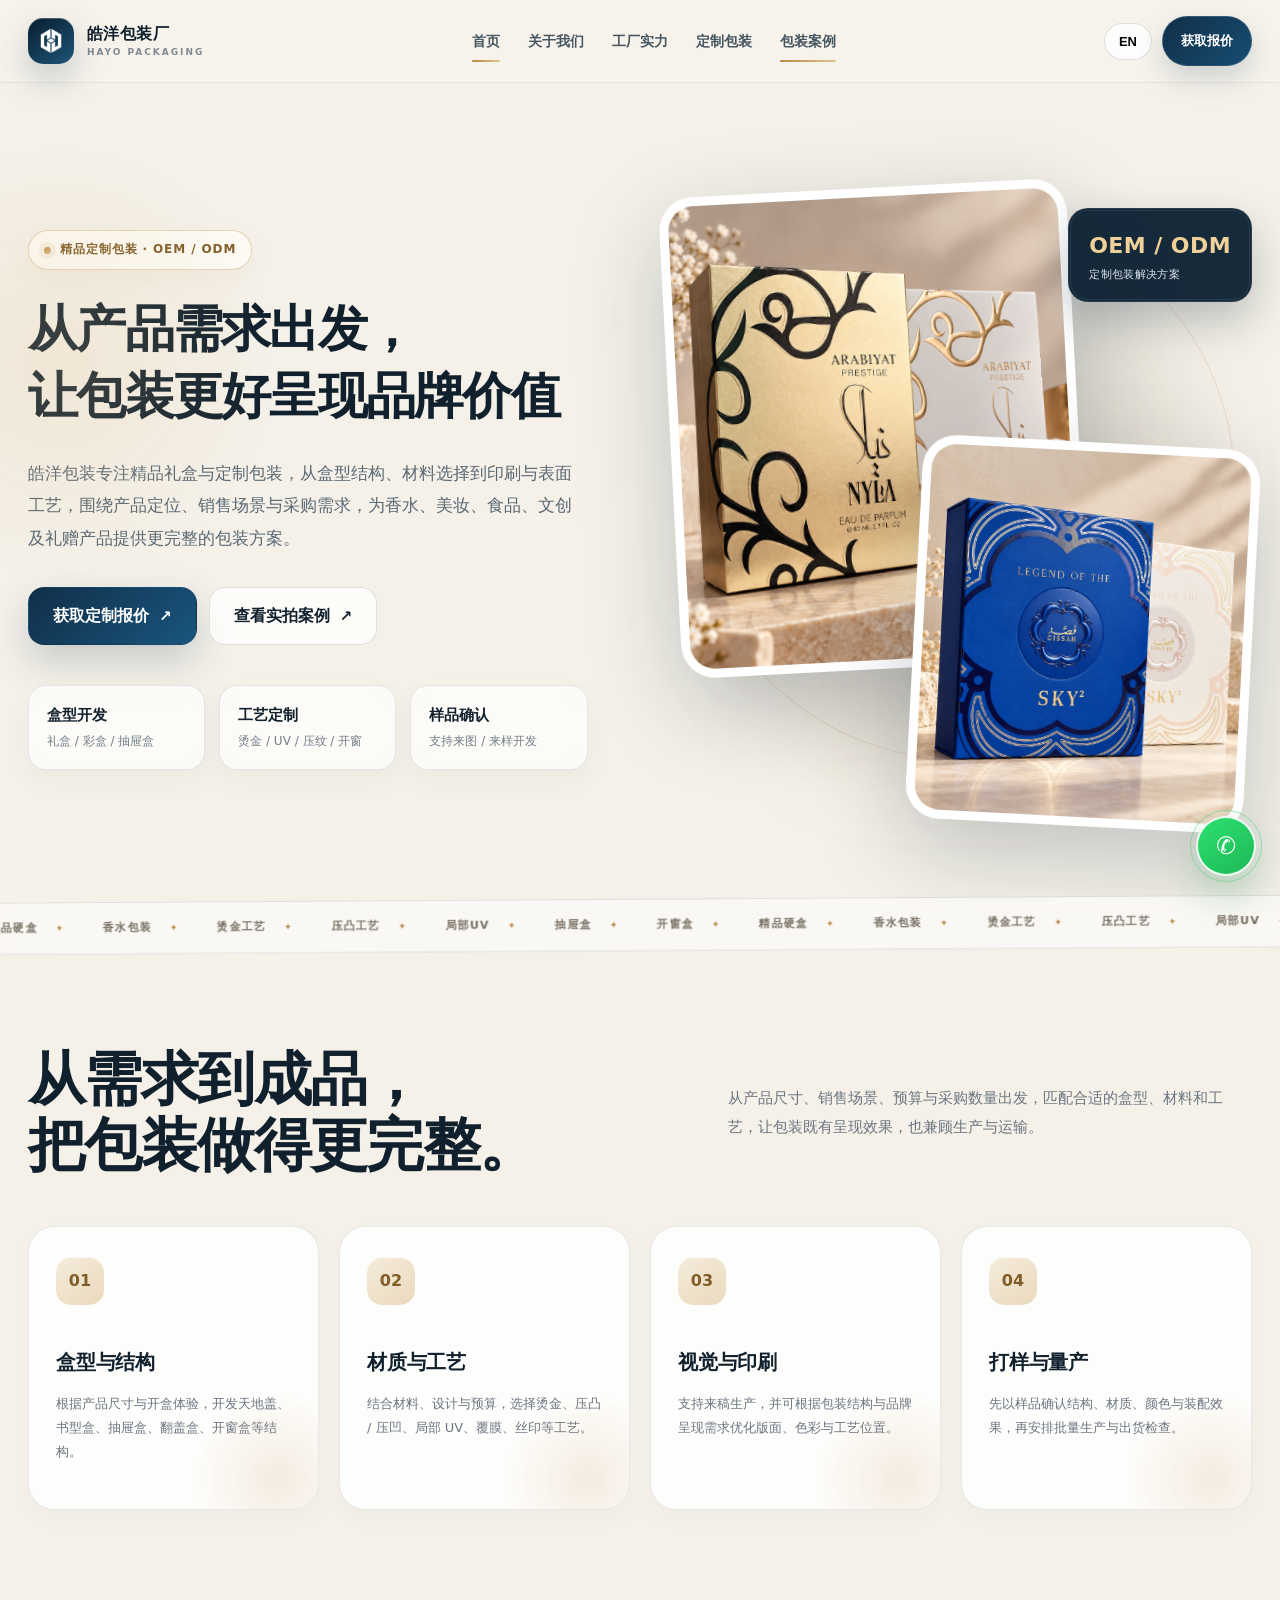
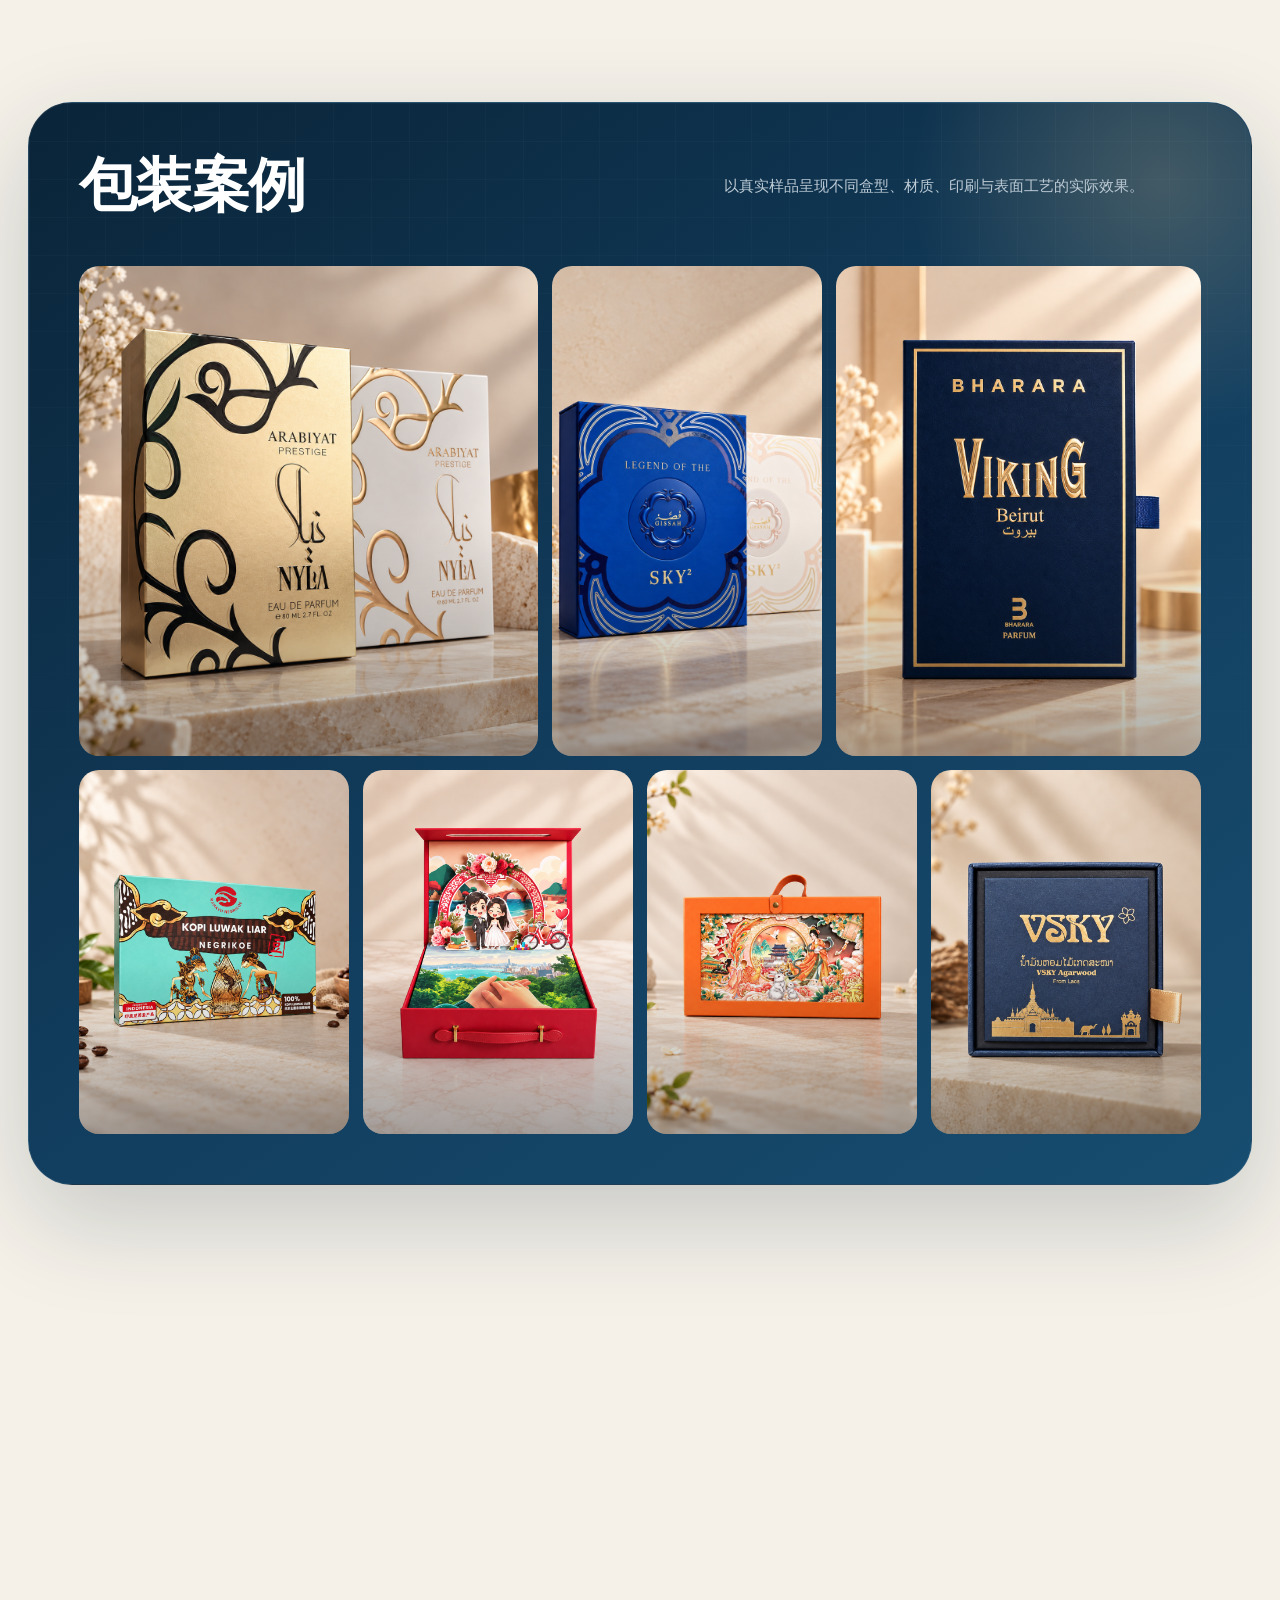
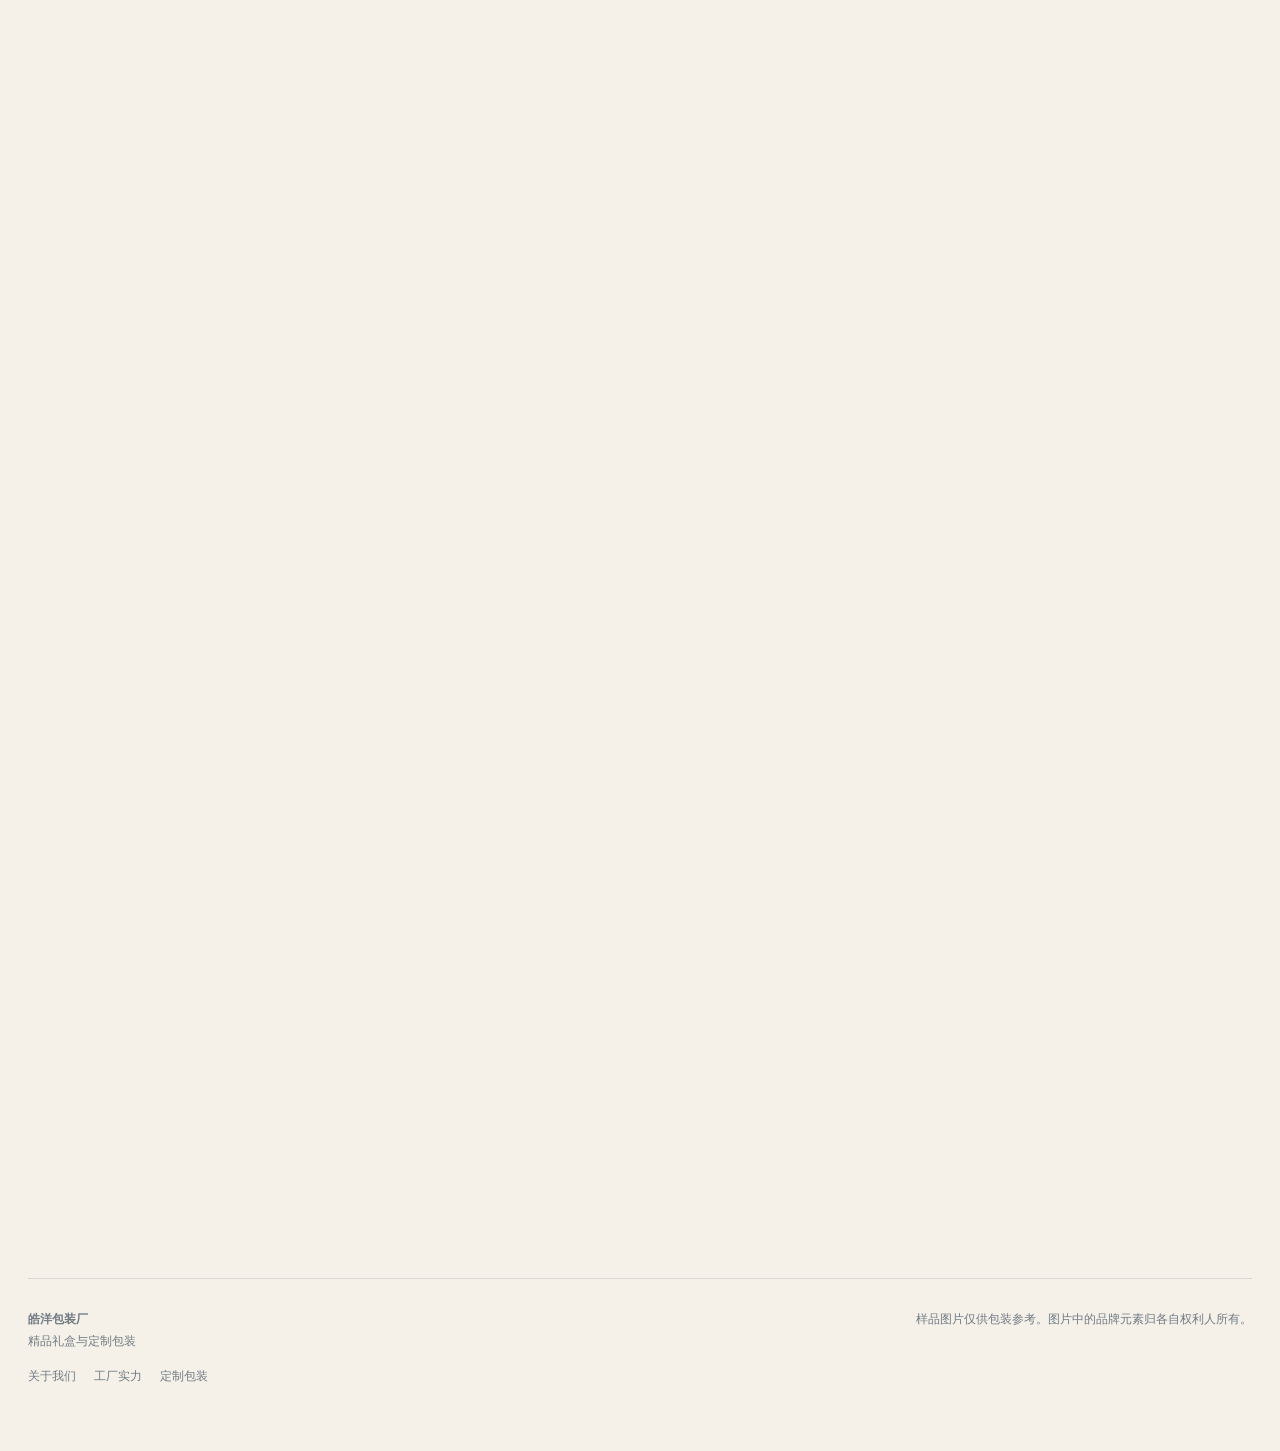
<file: index.html>
<!DOCTYPE html>
<html lang="zh-CN">

<head>
  <meta charset="UTF-8">

  <meta
    name="viewport"
    content="width=device-width,initial-scale=1"
  >

  <title
    data-zh="皓洋包装厂 | 定制礼盒与精品包装制造商"
    data-en="HAYO PACKAGING | Custom Gift Boxes & Premium Packaging Manufacturer"
  >
    皓洋包装厂 | 定制礼盒与精品包装制造商
  </title>

  <meta
    name="description"
    data-content-zh="皓洋包装专注精品礼盒与定制包装，从盒型、材料、印刷到表面工艺与量产，为品牌提供更完整的包装方案。"
    data-content-en="Custom gift boxes, perfume packaging, food packaging and OEM/ODM packaging solutions from HAYO PACKAGING. Sampling, foil stamping, embossing, UV and mass production support."
    content="皓洋包装专注精品礼盒与定制包装，从盒型、材料、印刷到表面工艺与量产，为品牌提供更完整的包装方案。"
  >

  <meta
    name="robots"
    content="index,follow,max-image-preview:large"
  >

  <link
    rel="canonical"
    href="https://YOUR-DOMAIN.com/"
  >

  <meta
    property="og:type"
    content="website"
  >

  <meta
    property="og:title"
    data-content-zh="皓洋包装厂 | 定制礼盒与精品包装制造商"
    data-content-en="HAYO PACKAGING | Custom Gift Boxes & Premium Packaging Manufacturer"
    content="皓洋包装厂 | 定制礼盒与精品包装制造商"
  >

  <meta
    property="og:description"
    data-content-zh="从产品需求、盒型结构到材料、印刷与表面工艺，为品牌提供可落地的定制包装方案。"
    data-content-en="From structural sampling and material selection to printing and finishing, we provide complete custom packaging solutions for brands."
    content="从产品需求、盒型结构到材料、印刷与表面工艺，为品牌提供可落地的定制包装方案。"
  >

  <meta
    property="og:image"
    content="assets/nyla-gold-white.jpg"
  >

  <link
    rel="stylesheet"
    href="styles.css"
  >


  <!--
    ========================================================
    仅针对 INDEX 首页滚动条的修复
    不需要修改 styles.css
    ========================================================
  -->

  <style>

    #homeMarquee {
      width: 100%;
      overflow: hidden;
      position: relative;
    }

    #homeMarqueeTrack {
      display: flex !important;
      flex-direction: row !important;
      flex-wrap: nowrap !important;

      align-items: center !important;

      width: max-content !important;
      min-width: max-content !important;

      gap: 38px !important;
      padding: 15px 0 !important;

      /*
       * 关闭 styles.css 原来的 marquee 动画，
       * 首页单独使用下面的新动画。
       */
      animation: none !important;

      will-change: transform;
    }

    #homeMarqueeTrack > span {
      display: inline-flex !important;

      flex: 0 0 auto !important;

      align-items: center;

      white-space: nowrap !important;
    }

    #homeMarqueeTrack.home-marquee-running {
      animation:
        homeMarqueeScroll
        var(--home-marquee-duration, 50s)
        linear
        infinite
        !important;
    }

    @keyframes homeMarqueeScroll {

      from {
        transform: translate3d(0, 0, 0);
      }

      to {
        transform:
          translate3d(
            var(--home-marquee-distance),
            0,
            0
          );
      }

    }

  </style>


  <script type="application/ld+json">
  {
    "@context": "https://schema.org",
    "@type": "Organization",
    "name": "HAYO PACKAGING",
    "alternateName": "皓洋包装厂",
    "url": "https://YOUR-DOMAIN.com",
    "email": "sales@hayopack.com",
    "telephone": "+86 17815714151",
    "sameAs": []
  }
  </script>

</head>


<body>


  <!-- ================================================== -->
  <!-- 导航 -->
  <!-- ================================================== -->

  <nav class="nav">

    <div class="container nav-inner">

      <a
        class="brand"
        href="index.html"
      >

        <span class="mark">
           <img src="assets/logo.png" alt="Hayo Packaging Logo">
        </span>

        <span>

          <span data-common="brand">
            皓洋包装厂
          </span>

          <small>
            HAYO PACKAGING
          </small>

        </span>

      </a>


      <div class="nav-links">

        <a
          href="index.html"
          data-common="home"
        >
          首页
        </a>

        <a
          href="about.html"
          data-common="about"
        >
          关于我们
        </a>

        <a
          href="factory.html"
          data-common="factory"
        >
          工厂实力
        </a>

        <a
          href="custom-packaging.html"
          data-common="custom"
        >
          定制包装
        </a>

        <a
          href="index.html#gallery"
          data-common="cases"
        >
          案例
        </a>

      </div>


      <div class="nav-actions">

        <button
          class="lang-toggle"
          id="langToggle"
        >
          EN
        </button>

        <a
          class="pill"
          href="index.html#contact"
          data-common="cta"
        >
          获取包装方案
        </a>

      </div>

    </div>

  </nav>



  <main>


    <!-- ================================================== -->
    <!-- 首页首屏 -->
    <!-- ================================================== -->

    <section class="hero">

      <div class="container hero-grid">


        <div class="reveal">

          <span
            class="eyebrow"
            data-zh="精品定制包装 · OEM / ODM"
            data-en="PREMIUM CUSTOM PACKAGING · OEM / ODM"
          >
            精品定制包装 · OEM / ODM
          </span>


          <h1
            style="font-size:clamp(34px,4.2vw,50px); line-height:1.35;"
            data-zh="从产品需求出发，<br>让包装更好呈现品牌价值"
            data-en="<span style='font-size:clamp(28px,3.3vw,40px); line-height:1.35; display:inline-block;'>Crafted for your product,<br>designed to elevate your brand.</span>"
            >
            从产品需求出发，<br>
            让包装更好呈现品牌价值
          </h1>


          <p
            data-zh="皓洋包装专注精品礼盒与定制包装，从盒型结构、材料选择到印刷与表面工艺，围绕产品定位、销售场景与采购需求，为香水、美妆、食品、文创及礼赠产品提供更完整的包装方案。"
            data-en="Hayo Packing specializes in premium gift boxes and custom packaging. From structural sampling and material selection to foil stamping, UV, embossing and window solutions, we support perfume, beauty, food, creative and seasonal products with complete packaging solutions."
          >
            皓洋包装专注精品礼盒与定制包装，从盒型结构、材料选择到印刷与表面工艺，围绕产品定位、销售场景与采购需求，为香水、美妆、食品、文创及礼赠产品提供更完整的包装方案。
          </p>


          <div class="hero-actions">

            <a
              class="btn btn-primary"
              href="#contact"
              data-zh="获取定制报价"
              data-en="Get a Custom Quote"
            >
              获取定制报价
            </a>

            <a
              class="btn btn-ghost"
              href="#gallery"
              data-zh="查看实拍案例"
              data-en="View Real Samples"
            >
              查看实拍案例
            </a>

          </div>


          <div class="hero-note">

            <div
              data-zh="<b>盒型开发</b>礼盒 / 彩盒 / 抽屉盒"
              data-en="<b>Multiple Types</b>Gift boxes / Folding cartons / Drawer boxes"
            >
              <b>盒型开发</b>
              礼盒 / 彩盒 / 抽屉盒
            </div>


            <div
              data-zh="<b>工艺定制</b>烫金 / UV / 压纹 / 开窗"
              data-en="<b>Multiple Finishes</b>Foil / UV / Embossing / Windows"
            >
              <b>工艺定制</b>
              烫金 / UV / 压纹 / 开窗
            </div>


            <div
              data-zh="<b>样品确认</b>支持来图 / 来样开发"
              data-en="<b>Sampling</b>Develop from artwork or reference samples"
            >
              <b>样品确认</b>
              支持来图 / 来样开发
            </div>

          </div>

        </div>



        <div class="hero-visual reveal">

          <div class="hero-orbit"></div>


          <div class="hero-card one tilt">

            <img
              src="assets/nyla-gold-white.jpg"
              alt="custom perfume packaging"
              data-alt-zh="定制香水包装"
              data-alt-en="custom perfume packaging"
            >

          </div>


          <div class="hero-card two tilt floaty">

            <img
              src="assets/sky2-blue-angle.jpg"
              alt="premium rigid gift box"
              data-alt-zh="精品硬盒礼盒"
              data-alt-en="premium rigid gift box"
            >

          </div>


          <div class="hero-badge">

            <strong>
              OEM / ODM
            </strong>

            <span
              data-zh="定制包装解决方案"
              data-en="Custom Packaging Solutions"
            >
              定制包装解决方案
            </span>

          </div>

        </div>


      </div>

    </section>



    <!-- ================================================== -->
    <!-- 首页横向无限滚动条 -->
    <!--
      这里 HTML 只放一组。
      后面的 JavaScript 会根据屏幕宽度自动复制。
      不再手工复制几十组。
    -->
    <!-- ================================================== -->

    <div
      class="marquee"
      id="homeMarquee"
    >

      <div
        class="marquee-track"
        id="homeMarqueeTrack"
      >

        <span
          data-zh="精品硬盒"
          data-en="RIGID BOXES"
        >
          精品硬盒
        </span>

        <span
          data-zh="香水包装"
          data-en="PERFUME PACKAGING"
        >
          香水包装
        </span>

        <span
          data-zh="烫金工艺"
          data-en="HOT FOIL"
        >
          烫金工艺
        </span>

        <span
          data-zh="压凸工艺"
          data-en="EMBOSSING"
        >
          压凸工艺
        </span>

        <span
          data-zh="局部UV"
          data-en="SPOT UV"
        >
          局部UV
        </span>

        <span
          data-zh="抽屉盒"
          data-en="DRAWER BOXES"
        >
          抽屉盒
        </span>

        <span
          data-zh="开窗盒"
          data-en="WINDOW BOXES"
        >
          开窗盒
        </span>

      </div>

    </div>



    <!-- ================================================== -->
    <!-- 服务能力 -->
    <!-- ================================================== -->

    <section>

      <div class="container">

        <div class="section-head reveal">

          <h2
            data-zh="从需求到成品，<br>把包装做得更完整。"
            data-en="From concept to finished box,<br>we refine every detail."
          >
            从需求到成品，<br>
            把包装做得更完整。
          </h2>


          <p
            data-zh="从产品尺寸、销售场景、预算与采购数量出发，匹配合适的盒型、材料和工艺，让包装既有呈现效果，也兼顾生产与运输。"
            data-en="Ideal for new product launches, seasonal gifting, brand upgrades, cross-border e-commerce and corporate gift packaging. We recommend suitable structures and finishes based on your product, budget and order quantity."
          >
            从产品尺寸、销售场景、预算与采购数量出发，匹配合适的盒型、材料和工艺，让包装既有呈现效果，也兼顾生产与运输。
          </p>

        </div>



        <div class="services">


          <div class="service reveal">

            <div class="ico">
              01
            </div>

            <h3
              data-zh="盒型与结构"
              data-en="Structural Customization"
            >
              盒型与结构
            </h3>

            <p
              data-zh="根据产品尺寸与开盒体验，开发天地盖、书型盒、抽屉盒、翻盖盒、开窗盒等结构。"
              data-en="Lid-and-base boxes, book-style boxes, drawer boxes, flip-top boxes, shaped boxes, window boxes and more."
            >
              根据产品尺寸与开盒体验，开发天地盖、书型盒、抽屉盒、翻盖盒、开窗盒等结构。
            </p>

          </div>



          <div class="service reveal">

            <div class="ico">
              02
            </div>

            <h3
              data-zh="材质与工艺"
              data-en="Finishing Options"
            >
              材质与工艺
            </h3>

            <p
              data-zh="结合材料、设计与预算，选择烫金、压凸 / 压凹、局部 UV、覆膜、丝印等工艺。"
              data-en="Foil stamping, embossing, debossing, spot UV, lamination, screen printing and combined finishes."
            >
              结合材料、设计与预算，选择烫金、压凸 / 压凹、局部 UV、覆膜、丝印等工艺。
            </p>

          </div>



          <div class="service reveal">

            <div class="ico">
              03
            </div>

            <h3
              data-zh="视觉与印刷"
              data-en="Artwork & Visual Execution"
            >
              视觉与印刷
            </h3>

            <p
              data-zh="支持来稿生产，并可根据包装结构与品牌呈现需求优化版面、色彩与工艺位置。"
              data-en="We can print from supplied artwork and help refine layout and color direction to match your brand positioning."
            >
              支持来稿生产，并可根据包装结构与品牌呈现需求优化版面、色彩与工艺位置。
            </p>

          </div>



          <div class="service reveal">

            <div class="ico">
              04
            </div>

            <h3
              data-zh="打样与量产"
              data-en="Sampling & Mass Production"
            >
              打样与量产
            </h3>

            <p
              data-zh="先以样品确认结构、材质、颜色与装配效果，再安排批量生产与出货检查。"
              data-en="Mass production begins after the structure, materials, color and assembly results are confirmed through sampling."
            >
              先以样品确认结构、材质、颜色与装配效果，再安排批量生产与出货检查。
            </p>

          </div>


        </div>

      </div>

    </section>



    <!-- ================================================== -->
    <!-- 包装案例 -->
    <!-- ================================================== -->

    <section id="gallery">

      <div class="container gallery-wrap reveal">


        <div class="section-head">

          <h2
            data-zh="包装案例"
            data-en="Packaging Portfolio"
          >
            包装案例
          </h2>

          <p
            data-zh="以真实样品呈现不同盒型、材质、印刷与表面工艺的实际效果。"
            data-en="Real samples showcasing different structures, printing methods and finishing effects."
          >
            以真实样品呈现不同盒型、材质、印刷与表面工艺的实际效果。
          </p>

        </div>



        <div class="gallery">


          <div class="shot">

            <img
              src="assets/nyla-gold-white.jpg"
              alt="perfume box"
              data-alt-zh="香水包装盒"
              data-alt-en="perfume box"
            >

          </div>


          <div class="shot">

            <img
              src="assets/sky2-blue-front.jpg"
              alt="blue rigid box"
              data-alt-zh="蓝色精品硬盒"
              data-alt-en="blue rigid box"
            >

          </div>


          <div class="shot">

            <img
              src="assets/viking-red.jpg"
              alt="red gift box"
              data-alt-zh="红色礼盒"
              data-alt-en="red gift box"
            >

          </div>


          <div class="shot">

            <img
              src="assets/coffee-indonesia.jpg"
              alt="coffee packaging"
              data-alt-zh="咖啡包装"
              data-alt-en="coffee packaging"
            >

          </div>


          <div class="shot">

            <img
              src="assets/wedding-open.jpg"
              alt="wedding gift box"
              data-alt-zh="婚庆礼盒"
              data-alt-en="wedding gift box"
            >

          </div>


          <div class="shot">

            <img
              src="assets/orange-art.jpg"
              alt="creative gift packaging"
              data-alt-zh="创意礼品包装"
              data-alt-en="creative gift packaging"
            >

          </div>


          <div class="shot">

            <img
              src="assets/agarwood-small.jpg"
              alt="agarwood box"
              data-alt-zh="香品礼盒"
              data-alt-en="agarwood box"
            >

          </div>


        </div>

      </div>

    </section>



    <!-- ================================================== -->
    <!-- 三个内容入口 -->
    <!-- ================================================== -->

    <section>

      <div class="container cards3">


        <a
          class="feature-card reveal"
          href="about.html"
        >

          <img
            src="assets/agarwood-teal.jpg"
            alt="About HAYO"
            data-alt-zh="关于皓洋包装"
            data-alt-en="About HAYO"
          >

          <h3
            data-zh="关于我们"
            data-en="About Us"
          >
            关于我们
          </h3>

          <p
            data-zh="了解皓洋包装的项目思路、服务范围与合作流程。"
            data-en="Learn about Hayo Packing, our service approach and how we work with clients."
          >
            了解皓洋包装的项目思路、服务范围与合作流程。
          </p>

        </a>



        <a
          class="feature-card reveal"
          href="factory.html"
        >

          <img
            src="assets/yiwupay-blue.jpg"
            alt="factory capabilities"
            data-alt-zh="工厂生产能力"
            data-alt-en="factory capabilities"
          >

          <h3
            data-zh="工厂实力"
            data-en="Factory"
          >
            工厂实力
          </h3>

          <p
            data-zh="了解从打样、印刷、工艺到组装与质检的生产流程。"
            data-en="Explore our sampling, printing, finishing, assembly and quality-control capabilities."
          >
            了解从打样、印刷、工艺到组装与质检的生产流程。
          </p>

        </a>



        <a
          class="feature-card reveal"
          href="custom-packaging.html"
        >

          <img
            src="assets/loccitane-floral.jpg"
            alt="custom packaging"
            data-alt-zh="定制包装"
            data-alt-en="custom packaging"
          >

          <h3
            data-zh="定制包装"
            data-en="Custom Packaging"
          >
            定制包装
          </h3>

          <p
            data-zh="围绕产品尺寸、品牌风格、预算与采购量规划包装方案。"
            data-en="Develop packaging around your product size, brand style, budget and order quantity."
          >
            围绕产品尺寸、品牌风格、预算与采购量规划包装方案。
          </p>

        </a>


      </div>

    </section>



    <!-- ================================================== -->
    <!-- 快速询价 -->
    <!-- ================================================== -->

    <section id="contact">

      <div class="container quote reveal">


        <div>

          <span
            class="eyebrow"
            data-zh="快速询价"
            data-en="QUICK QUOTE"
          >
            快速询价
          </span>


          <h2
            data-zh="告诉我们产品信息，<br>获取更合适的包装建议。"
            data-en="Tell us about your product and quantity,<br>and start your packaging project."
          >
            告诉我们产品信息，<br>
            获取更合适的包装建议。
          </h2>


          <p
            data-zh="提供产品尺寸、预计数量、希望的盒型或工艺，以及目标交期，我们会据此进一步沟通方案与报价。"
            data-en="Complete the form to send your inquiry to our business email. Overseas clients can also contact us directly via WhatsApp."
          >
            提供产品尺寸、预计数量、希望的盒型或工艺，以及目标交期，我们会据此进一步沟通方案与报价。
          </p>



          <div class="contact-list">


            <a
              data-email
              href="mailto:sales@hayopack.com"
            >

              <b
                data-zh="邮箱"
                data-en="Email"
              >
                邮箱
              </b>

              <span>
                sales@hayopack.com
              </span>

            </a>



            <a
              data-phone
              href="tel:+8617815714151"
            >

              <b
                data-zh="电话"
                data-en="Phone"
              >
                电话
              </b>

              <span>
                +86 17815714151
              </span>

            </a>



            <div>

              <b
                data-zh="微信"
                data-en="WeChat"
              >
                微信
              </b>

              <span data-wechat>
                +86 17815714151
              </span>

            </div>



            <div>

              <b
                data-zh="地址"
                data-en="Address"
              >
                地址
              </b>

              <span data-address>
                中国浙江省义乌市稠江街道杨村路281号义乌创佳电商园1号楼
              </span>

            </div>


          </div>

        </div>



        <form
          id="quoteForm"
          method="POST"
        >


          <input
            type="hidden"
            name="_subject"
            value="来自皓洋包装官网的新询价"
            data-value-zh="来自皓洋包装官网的新询价"
            data-value-en="New Inquiry - HAYO PACKAGING Website"
          >


          <input
            type="hidden"
            name="_captcha"
            value="false"
          >



          <div>

            <label>

              <span
                data-zh="联系人 / 公司"
                data-en="Name / Company"
              >
                联系人 / 公司
              </span>

              <input
                name="name"
                required
              >

            </label>

          </div>



          <div>

            <label>

              <span
                data-zh="联系方式（邮箱 / WhatsApp）"
                data-en="Email / WhatsApp"
              >
                联系方式（邮箱 / WhatsApp）
              </span>

              <input
                name="contact"
                required
              >

            </label>

          </div>



          <div>

            <label>

              <span
                data-zh="包装类型"
                data-en="Packaging Type"
              >
                包装类型
              </span>

              <select name="category">

                <option
                  data-zh="香水 / 美妆盒"
                  data-en="Perfume / Beauty Box"
                >
                  香水 / 美妆盒
                </option>

                <option
                  data-zh="食品 / 茶叶包装"
                  data-en="Food / Tea Packaging"
                >
                  食品 / 茶叶包装
                </option>

                <option
                  data-zh="礼品盒"
                  data-en="Gift Box"
                >
                  礼品盒
                </option>

                <option
                  data-zh="企业定制包装"
                  data-en="Corporate Packaging"
                >
                  企业定制包装
                </option>

                <option
                  data-zh="其他"
                  data-en="Other"
                >
                  其他
                </option>

              </select>

            </label>

          </div>



          <div>

            <label>

              <span
                data-zh="预计数量"
                data-en="Estimated Quantity"
              >
                预计数量
              </span>

              <input
                name="quantity"
                placeholder="例如：1000 个"
                data-placeholder-zh="例如：1000 个"
                data-placeholder-en="e.g. 1000 pcs"
              >

            </label>

          </div>



          <div class="full">

            <label>

              <span
                data-zh="项目需求"
                data-en="Project Details"
              >
                项目需求
              </span>

              <textarea
                name="message"
                placeholder="例如：产品尺寸、盒型、材质、工艺、预算、交期等"
                data-placeholder-zh="例如：产品尺寸、盒型、材质、工艺、预算、交期等"
                data-placeholder-en="Size, material, finish, target price, delivery date..."
              ></textarea>

            </label>

          </div>



          <button
            class="submit full"
            type="submit"
            data-zh="提交询价"
            data-en="Submit Inquiry"
          >
            提交询价
          </button>



          <div
            class="fine full"
            data-zh="提交后，我们会通过您填写的联系方式进一步沟通项目。"
            data-en="After submission, we will follow up using the contact details you provide."
          >
            提交后，我们会通过您填写的联系方式进一步沟通项目。
          </div>


        </form>


      </div>

    </section>


  </main>



  <!-- ================================================== -->
  <!-- 图片预览 -->
  <!-- ================================================== -->

  <div
    class="modal"
    id="modal"
  >

    <button class="close">
      ×
    </button>

    <img
      id="modalImg"
      alt="preview"
      data-alt-zh="图片预览"
      data-alt-en="preview"
    >

  </div>



  <!-- ================================================== -->
  <!-- Footer -->
  <!-- ================================================== -->

  <footer>

    <div class="container footer-grid">


      <div>

        <strong data-common="brand">
          皓洋包装厂
        </strong>

        <br>

        <span data-common="footer">
          精品礼盒与定制包装
        </span>


        <div class="footer-links">

          <a
            href="about.html"
            data-common="about"
          >
            关于我们
          </a>

          <a
            href="factory.html"
            data-common="factory"
          >
            工厂实力
          </a>

          <a
            href="custom-packaging.html"
            data-common="custom"
          >
            定制包装
          </a>

        </div>

      </div>



      <div
        class="disclaimer"
        data-zh="样品图片仅供包装参考。图片中的品牌元素归各自权利人所有。"
        data-en="Sample images are for packaging reference only. Brand elements belong to their respective owners."
      >
        样品图片仅供包装参考。图片中的品牌元素归各自权利人所有。
      </div>


    </div>

  </footer>



  <!-- ================================================== -->
  <!-- WhatsApp -->
  <!-- ================================================== -->

  <a
    class="whatsapp"
    data-whatsapp
    href="#contact"
    aria-label="WhatsApp"
  >
    ✆
  </a>



  <!-- ================================================== -->
  <!-- 原来的 JS -->
  <!-- ================================================== -->

  <script src="site-config.js"></script>

  <script src="main.js"></script>



  <!--
    ========================================================
    首页滚动条自动扩充程序
    仅存在于 index.html
    不修改 main.js
    ========================================================
  -->

  <script>

    (function () {

      const marquee =
        document.getElementById("homeMarquee");

      const track =
        document.getElementById("homeMarqueeTrack");

      if (!marquee || !track) {
        return;
      }


      /*
       * 保存最原始的七项。
       * 后面无论屏幕多宽，
       * 都从这七项自动生成。
       */

      const originalItems =
        Array
          .from(track.children)
          .map(function (item) {

            return item.cloneNode(true);

          });



      /*
       * 获取当前语言。
       */

      function getCurrentLanguage() {

        const lang =
          (
            document.documentElement.lang ||
            "zh-CN"
          ).toLowerCase();

        if (lang.indexOf("en") === 0) {
          return "en";
        }

        return "zh";

      }



      /*
       * 根据当前语言设置文字。
       *
       * 这样中文、英文切换以后，
       * 滚动条都会重新计算真实宽度。
       */

      function applyLanguage(item) {

        const lang =
          getCurrentLanguage();

        const text =
          lang === "en"
            ? item.getAttribute("data-en")
            : item.getAttribute("data-zh");

        if (text) {
          item.textContent = text;
        }

      }



      /*
       * 添加一整轮：
       *
       * 精品硬盒
       * 香水包装
       * 烫金工艺
       * 压凸工艺
       * 局部UV
       * 抽屉盒
       * 开窗盒
       */

      function addOneRound() {

        originalItems.forEach(
          function (template) {

            const item =
              template.cloneNode(true);

            applyLanguage(item);

            track.appendChild(item);

          }
        );

      }



      /*
       * 重新创建整个滚动条。
       */

      function buildMarquee() {

        /*
         * 先停止动画。
         */

        track.classList.remove(
          "home-marquee-running"
        );


        /*
         * 清空之前自动生成的文字。
         */

        track.innerHTML = "";


        /*
         * 至少先放一轮。
         */

        addOneRound();


        /*
         * 第一半滚动内容必须非常长。
         *
         * 这里不再固定复制 3 次、6 次。
         *
         * 浏览器越宽，
         * 自动生成得越长。
         *
         * 最少保证约 3600px。
         *
         * 如果是 2K / 4K 屏幕，
         * 会继续自动增加。
         */

        const targetWidth =
          Math.max(
            window.innerWidth * 2.5,
            3600
          );


        /*
         * 自动补长。
         */

        let safety = 0;

        while (
          track.scrollWidth < targetWidth &&
          safety < 50
        ) {

          addOneRound();

          safety++;

        }



        /*
         * 记录现在有多少项目。
         *
         * 当前所有内容就是第一半。
         */

        const firstHalfItems =
          Array.from(track.children);


        /*
         * 完整复制第一半。
         *
         * 第一半 + 第二半
         *
         * 两半完全一样，
         * 才能做到无缝循环。
         */

        firstHalfItems.forEach(
          function (item) {

            const copy =
              item.cloneNode(true);

            track.appendChild(copy);

          }
        );



        /*
         * 第二半第一个项目的位置，
         * 就是真正应该滚动的距离。
         *
         * 不再使用不精确的 -50%。
         */

        const halfCount =
          firstHalfItems.length;

        const secondHalfFirstItem =
          track.children[halfCount];

        if (!secondHalfFirstItem) {
          return;
        }


        const distance =
          secondHalfFirstItem.offsetLeft -
          track.children[0].offsetLeft;



        /*
         * 把真实距离告诉 CSS。
         */

        track.style.setProperty(
          "--home-marquee-distance",
          "-" + distance + "px"
        );



        /*
         * 控制滚动速度。
         *
         * 60 = 每秒约移动 60px。
         *
         * 数字越大越快：
         *
         * 50 = 慢
         * 60 = 推荐
         * 75 = 稍快
         * 90 = 快
         */

        const pixelsPerSecond = 60;


        const duration =
          Math.max(
            distance / pixelsPerSecond,
            25
          );


        track.style.setProperty(
          "--home-marquee-duration",
          duration + "s"
        );



        /*
         * 强制浏览器刷新一次，
         * 再重新启动动画。
         */

        void track.offsetWidth;


        track.classList.add(
          "home-marquee-running"
        );

      }



      /*
       * 页面载入以后启动。
       */

      function startMarquee() {

        buildMarquee();

      }


      if (
        document.readyState === "loading"
      ) {

        document.addEventListener(
          "DOMContentLoaded",
          startMarquee
        );

      } else {

        startMarquee();

      }



      /*
       * 浏览器窗口大小发生变化：
       *
       * 最大化
       * 缩小
       * 放大
       * 调整窗口
       *
       * 都重新计算长度。
       */

      let resizeTimer = null;


      window.addEventListener(
        "resize",
        function () {

          clearTimeout(
            resizeTimer
          );


          resizeTimer =
            setTimeout(
              function () {

                buildMarquee();

              },
              180
            );

        }
      );



      /*
       * 监听中英文切换。
       *
       * 当 main.js 把：
       *
       * zh-CN
       *
       * 改为：
       *
       * en
       *
       * 会自动重新计算英文文字长度。
       */

      const languageObserver =
        new MutationObserver(
          function (mutations) {

            let languageChanged = false;


            mutations.forEach(
              function (mutation) {

                if (
                  mutation.type === "attributes" &&
                  mutation.attributeName === "lang"
                ) {

                  languageChanged = true;

                }

              }
            );


            if (languageChanged) {

              setTimeout(
                function () {

                  buildMarquee();

                },
                50
              );

            }

          }
        );


      languageObserver.observe(
        document.documentElement,
        {
          attributes: true,
          attributeFilter: ["lang"]
        }
      );


    })();

  </script>


</body>

</html>
</file>
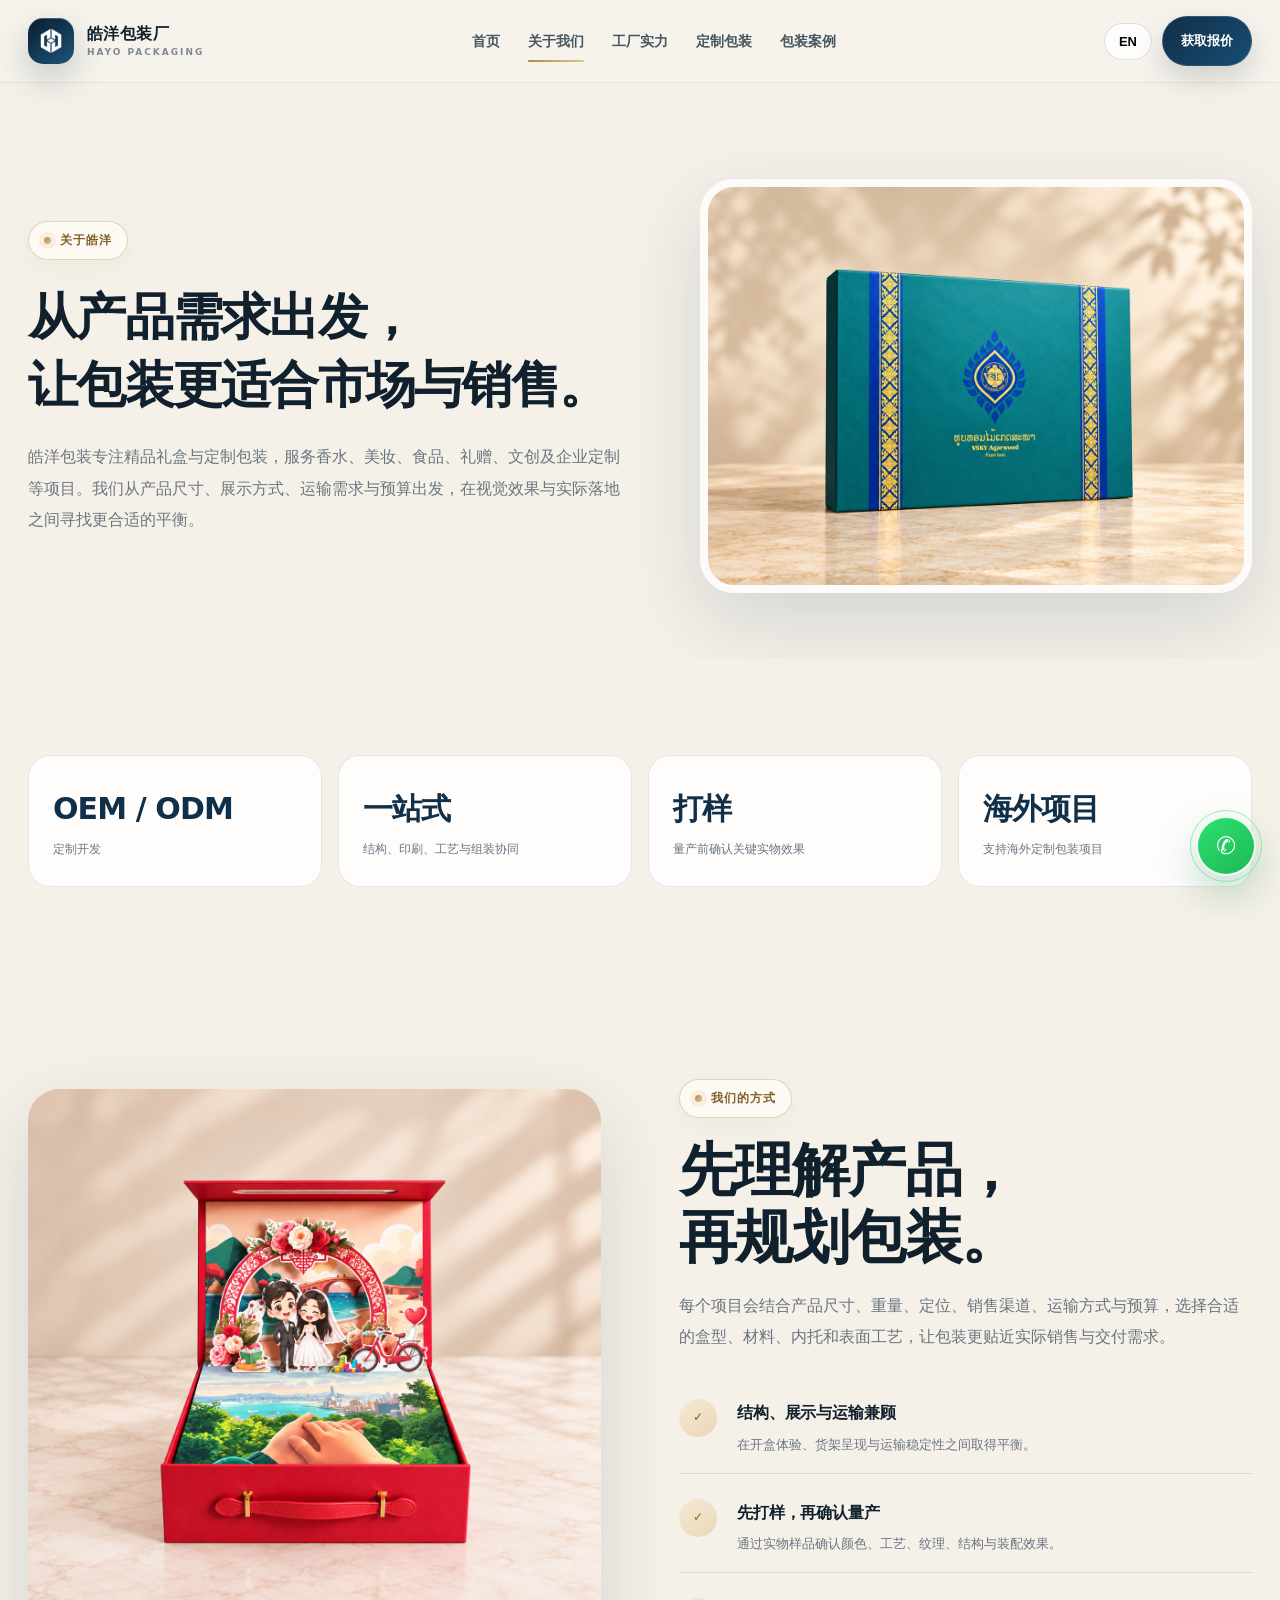
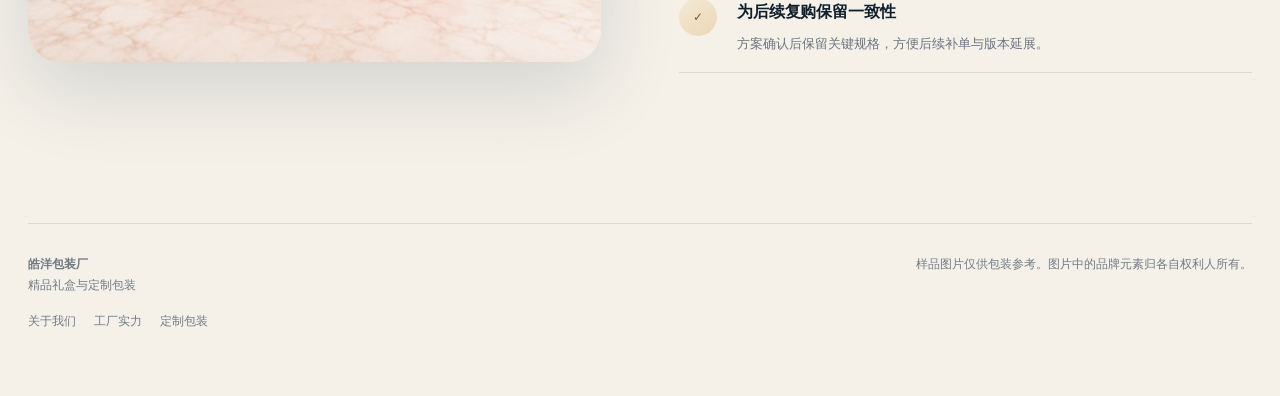
<file: about.html>
<!DOCTYPE html><html lang="zh-CN"><head><meta charset="UTF-8"><meta name="viewport" content="width=device-width,initial-scale=1"><title data-zh="关于皓洋包装 | 定制包装制造商" data-en="About HAYO PACKAGING | Custom Packaging Manufacturer">关于皓洋包装 | 定制包装制造商</title><meta name="description" data-content-zh="了解皓洋包装如何从产品需求出发，规划结构、材料、工艺与量产流程。" data-content-en="Learn about HAYO PACKAGING, our custom packaging approach, service scope and quality-focused workflow." content="了解皓洋包装如何从产品需求出发，规划结构、材料、工艺与量产流程。"><meta name="robots" content="index,follow,max-image-preview:large"><link rel="canonical" href="https://YOUR-DOMAIN.com/about.html"><meta property="og:type" content="website"><meta property="og:title" data-content-zh="关于皓洋包装 | 定制包装制造商" data-content-en="About HAYO PACKAGING | Custom Packaging Manufacturer" content="关于皓洋包装 | 定制包装制造商"><meta property="og:description" data-content-zh="了解皓洋包装从产品需求、结构规划到打样量产的定制思路与服务方式。" data-content-en="Learn about HAYO PACKAGING, our custom packaging approach, service scope and quality-focused workflow." content="了解皓洋包装从产品需求、结构规划到打样量产的定制思路与服务方式。"><meta property="og:image" content="assets/nyla-gold-white.jpg"><link rel="stylesheet" href="styles.css"><script type="application/ld+json">{"@context":"https://schema.org","@type":"Organization","name":"HAYO PACKAGING","alternateName":"皓洋包装厂","url":"https://YOUR-DOMAIN.com","email":"sales@hayopack.com","telephone":"+86 17815714151","sameAs":[]}</script></head><body><nav class="nav"><div class="container nav-inner"><a class="brand" href="index.html"><span class="mark"><img src="assets/logo.png" alt="Hayo Packaging Logo"></span><span><span data-common="brand">皓洋包装厂</span><small>HAYO PACKAGING</small></span></a><div class="nav-links"><a href="index.html" data-common="home">首页</a><a href="about.html" data-common="about">关于我们</a><a href="factory.html" data-common="factory">工厂实力</a><a href="custom-packaging.html" data-common="custom">定制包装</a><a href="index.html#gallery" data-common="cases">案例</a></div><div class="nav-actions"><button class="lang-toggle" id="langToggle">EN</button><a class="pill" href="index.html#contact" data-common="cta">获取包装方案</a></div></div></nav>
<main><section class="page-hero"><div class="container inner"><div class="reveal"><span class="eyebrow" data-zh="关于皓洋" data-en="ABOUT HAYO">关于皓洋</span><h1
  style="font-size:clamp(34px,4.2vw,50px); line-height:1.35;"
  data-zh="从产品需求出发，<br>让包装更适合市场与销售。"
  data-en="<span style='font-size:clamp(28px,3.3vw,40px); line-height:1.35; display:inline-block;'>Built around your product,<br>designed for the market.</span>"
>
  从产品需求出发，<br>
  让包装更适合市场与销售。
</h1>
  <p data-zh="皓洋包装专注精品礼盒与定制包装，服务香水、美妆、食品、礼赠、文创及企业定制等项目。我们从产品尺寸、展示方式、运输需求与预算出发，在视觉效果与实际落地之间寻找更合适的平衡。" data-en="Hayo Packing focuses on premium gift boxes and custom packaging for perfume, beauty, food, gifting, creative products and corporate projects. Beyond visual presentation, we balance structure, transport, assembly, cost and the final unboxing experience.">皓洋包装专注精品礼盒与定制包装，服务香水、美妆、食品、礼赠、文创及企业定制等项目。我们从产品尺寸、展示方式、运输需求与预算出发，在视觉效果与实际落地之间寻找更合适的平衡。</p></div><img class="reveal" src="assets/agarwood-teal.jpg" alt="HAYO PACKAGING sample" data-alt-zh="皓洋包装样品" data-alt-en="HAYO PACKAGING sample"></div></section><section><div class="container stat-grid"><div class="stat reveal"><strong>OEM / ODM</strong><span data-zh="定制开发" data-en="Custom packaging development">定制开发</span></div><div class="stat reveal"><strong data-zh="一站式" data-en="1-stop">一站式</strong><span data-zh="结构、印刷、工艺与组装协同" data-en="Structure, print, finishing and assembly">结构、印刷、工艺与组装协同</span></div><div class="stat reveal"><strong data-zh="打样" data-en="Sample">打样</strong><span data-zh="量产前确认关键实物效果" data-en="Prototype before mass production">量产前确认关键实物效果</span></div><div class="stat reveal"><strong data-zh="海外项目" data-en="Global">海外项目</strong><span data-zh="支持海外定制包装项目" data-en="Support for overseas packaging projects">支持海外定制包装项目</span></div></div></section><section><div class="container split"><img class="reveal" src="assets/wedding-open.jpg" alt="custom gift box" data-alt-zh="定制礼盒" data-alt-en="custom gift box"><div class="reveal"><span class="eyebrow" data-zh="我们的方式" data-en="OUR APPROACH">我们的方式</span><h2 data-zh="先理解产品，再规划包装。" data-en="Understand the product before defining the packaging.">先理解产品，再规划包装。</h2><p data-zh="每个项目会结合产品尺寸、重量、定位、销售渠道、运输方式与预算，选择合适的盒型、材料、内托和表面工艺，让包装更贴近实际销售与交付需求。" data-en="Each project starts with product size, weight, positioning, budget, sales channel and shipping method. We then select the right box structure, paper, insert and finishing options to fit real sales and usage scenarios.">每个项目会结合产品尺寸、重量、定位、销售渠道、运输方式与预算，选择合适的盒型、材料、内托和表面工艺，让包装更贴近实际销售与交付需求。</p><div class="ticks"><div class="tick"><span>✓</span><div><h4 data-zh="结构、展示与运输兼顾" data-en="Structure Meets Presentation">结构、展示与运输兼顾</h4><p data-zh="在开盒体验、货架呈现与运输稳定性之间取得平衡。" data-en="Balance unboxing experience, shelf presentation and shipping stability.">在开盒体验、货架呈现与运输稳定性之间取得平衡。</p></div></div><div class="tick"><span>✓</span><div><h4 data-zh="先打样，再确认量产" data-en="Sample Before Mass Production">先打样，再确认量产</h4><p data-zh="通过实物样品确认颜色、工艺、纹理、结构与装配效果。" data-en="Confirm color, finishing area, texture and opening experience through physical samples.">通过实物样品确认颜色、工艺、纹理、结构与装配效果。</p></div></div><div class="tick"><span>✓</span><div><h4 data-zh="为后续复购保留一致性" data-en="Built for Repeat Orders">为后续复购保留一致性</h4><p data-zh="方案确认后保留关键规格，方便后续补单与版本延展。" data-en="Once the specification is established, repeat orders and future extensions can move more efficiently.">方案确认后保留关键规格，方便后续补单与版本延展。</p></div></div></div></div></div></section></main><footer><div class="container footer-grid"><div><strong data-common="brand">皓洋包装厂</strong><br><span data-common="footer">精品礼盒与定制包装</span><div class="footer-links"><a href="about.html" data-common="about">关于我们</a><a href="factory.html" data-common="factory">工厂实力</a><a href="custom-packaging.html" data-common="custom">定制包装</a></div></div><div class="disclaimer" data-zh="样品图片仅供包装参考。图片中的品牌元素归各自权利人所有。" data-en="Sample images are for packaging reference only. Brand elements belong to their respective owners.">样品图片仅供包装参考。图片中的品牌元素归各自权利人所有。</div></div></footer><a class="whatsapp" data-whatsapp href="#contact" aria-label="WhatsApp">✆</a><script src="site-config.js"></script><script src="main.js"></script></body></html>
</file>
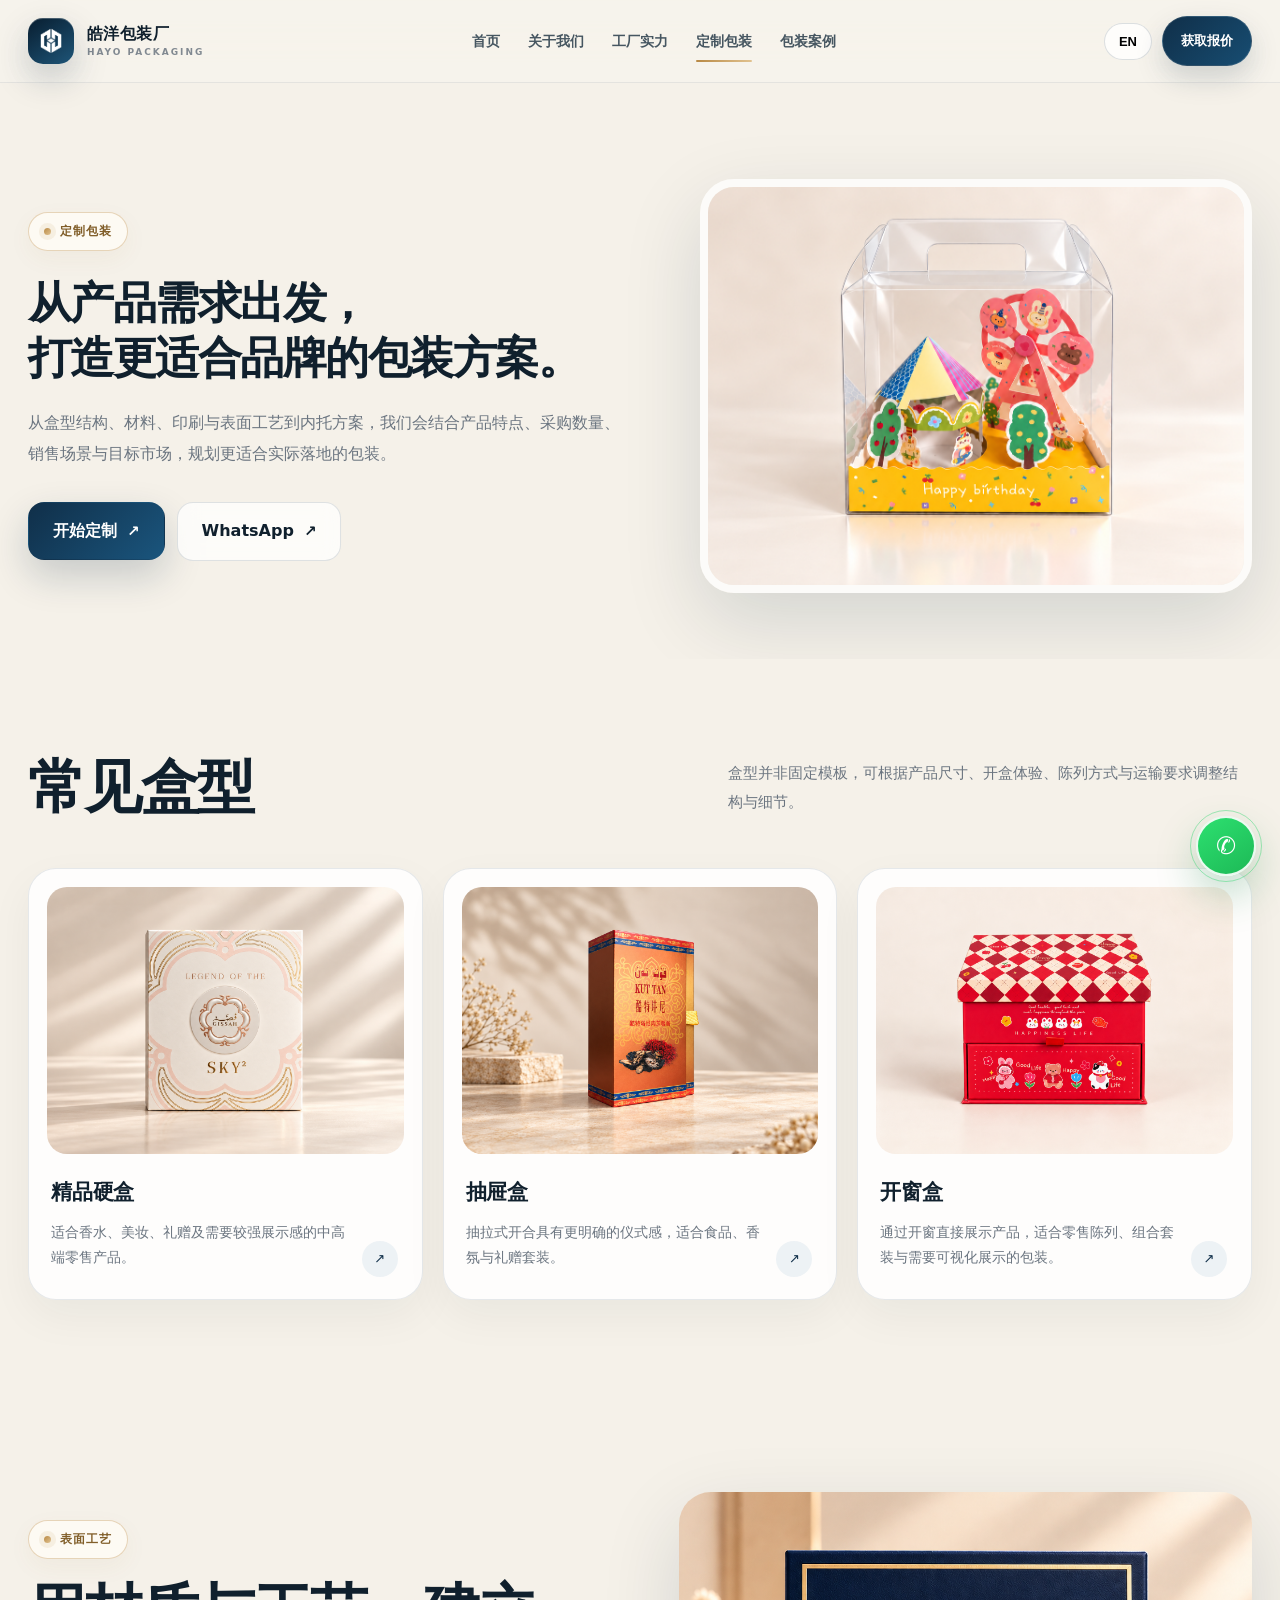
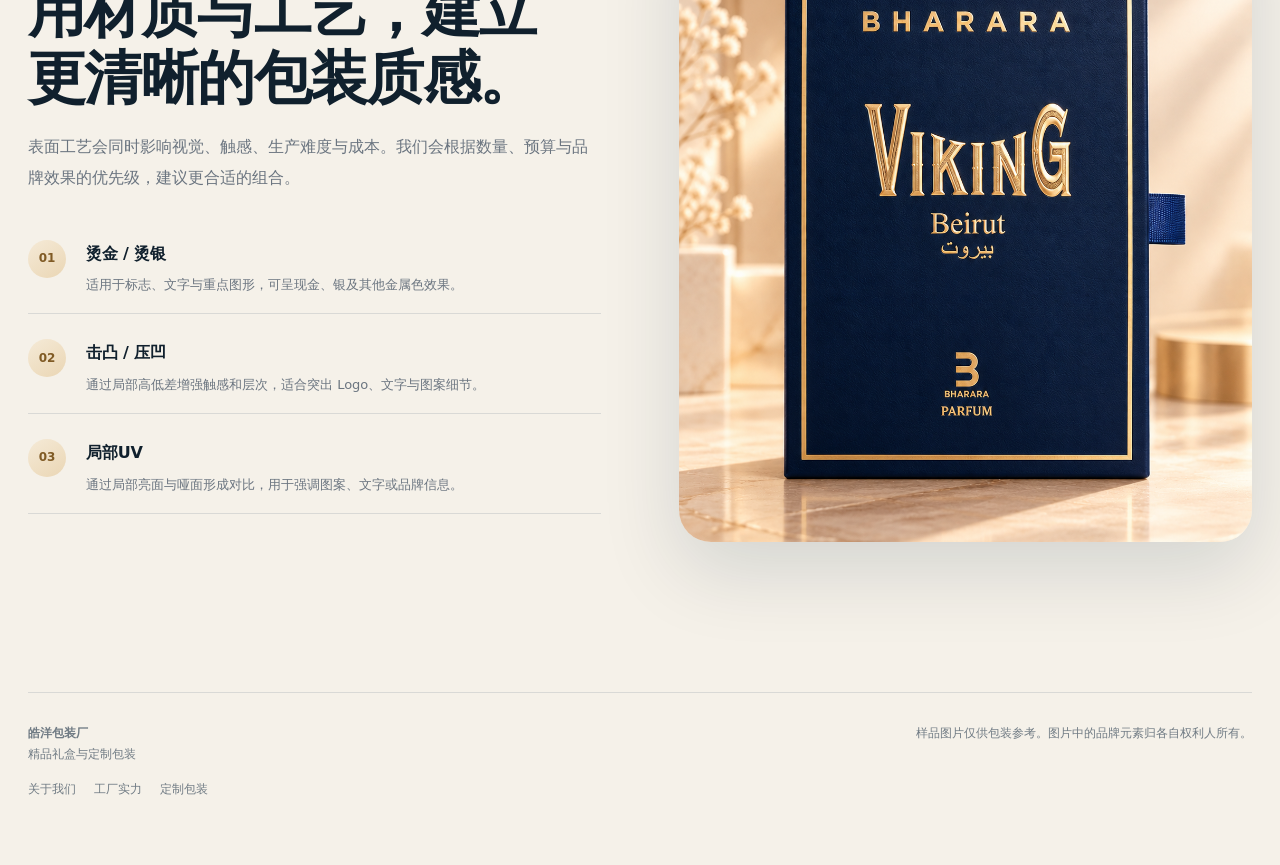
<file: custom-packaging.html>
<!DOCTYPE html><html lang="zh-CN"><head><meta charset="UTF-8"><meta name="viewport" content="width=device-width,initial-scale=1"><title data-zh="定制包装方案 | 精品硬盒、香水盒与礼品盒" data-en="Custom Packaging Solutions | Rigid Boxes, Perfume Boxes, Gift Boxes">定制包装方案 | 精品硬盒、香水盒与礼品盒</title><meta name="description" data-content-zh="皓洋包装提供精品硬盒、香水盒、抽屉盒、开窗盒及礼品包装定制，并支持多种材料与表面工艺组合。" data-content-en="Custom packaging solutions from HAYO PACKAGING: rigid boxes, perfume boxes, drawer boxes, window boxes, gift packaging and premium finishing." content="皓洋包装提供精品硬盒、香水盒、抽屉盒、开窗盒及礼品包装定制，并支持多种材料与表面工艺组合。"><meta name="robots" content="index,follow,max-image-preview:large"><link rel="canonical" href="https://YOUR-DOMAIN.com/custom-packaging.html"><meta property="og:type" content="website"><meta property="og:title" data-content-zh="定制包装方案 | 精品硬盒、香水盒与礼品盒" data-content-en="Custom Packaging Solutions | Rigid Boxes, Perfume Boxes, Gift Boxes" content="定制包装方案 | 精品硬盒、香水盒与礼品盒"><meta property="og:description" data-content-zh="结合产品特点、采购数量、销售场景与预算，规划盒型、材料、印刷、表面工艺与内托方案。" data-content-en="Plan box structures, materials, printing, finishing and inserts around your product, brand, budget and order quantity." content="结合产品特点、采购数量、销售场景与预算，规划盒型、材料、印刷、表面工艺与内托方案。"><meta property="og:image" content="assets/nyla-gold-white.jpg"><link rel="stylesheet" href="styles.css"><script type="application/ld+json">{"@context":"https://schema.org","@type":"Organization","name":"HAYO PACKAGING","alternateName":"皓洋包装厂","url":"https://YOUR-DOMAIN.com","email":"sales@hayopack.com","telephone":"+86 17815714151","sameAs":[]}</script></head><body><nav class="nav"><div class="container nav-inner"><a class="brand" href="index.html"><span class="mark"><img src="assets/logo.png" alt="Hayo Packaging Logo"></span><span><span data-common="brand">皓洋包装厂</span><small>HAYO PACKAGING</small></span></a><div class="nav-links"><a href="index.html" data-common="home">首页</a><a href="about.html" data-common="about">关于我们</a><a href="factory.html" data-common="factory">工厂实力</a><a href="custom-packaging.html" data-common="custom">定制包装</a><a href="index.html#gallery" data-common="cases">案例</a></div><div class="nav-actions"><button class="lang-toggle" id="langToggle">EN</button><a class="pill" href="index.html#contact" data-common="cta">获取包装方案</a></div></div></nav>
<main><section class="page-hero"><div class="container inner"><div class="reveal"><span class="eyebrow" data-zh="定制包装" data-en="CUSTOM PACKAGING">定制包装</span><h1
                                                                                                                                         style="font-size:clamp(32px,4vw,44px); line-height:1.25;"
  data-zh="从产品需求出发，<br>打造更适合品牌的包装方案。"
  data-en="<span style='font-size:clamp(28px,3.3vw,40px); line-height:1.35; display:inline-block;'>Packaging designed around your product,<br>made to elevate your brand.</span>"
>
  从产品需求出发，<br>
  打造更适合品牌的包装方案。
</h1>
  <p data-zh="从盒型结构、材料、印刷与表面工艺到内托方案，我们会结合产品特点、采购数量、销售场景与目标市场，规划更适合实际落地的包装。" data-en="From box structure, materials and printing to finishing and inserts, we can build a complete packaging solution around your product characteristics, order quantity and target market.">从盒型结构、材料、印刷与表面工艺到内托方案，我们会结合产品特点、采购数量、销售场景与目标市场，规划更适合实际落地的包装。</p><div class="hero-actions"><a class="btn btn-primary" href="index.html#contact" data-zh="开始定制" data-en="Start Your Project">开始定制</a><a class="btn btn-ghost" data-whatsapp href="#">WhatsApp</a></div></div><img class="reveal" src="assets/loccitane-floral.jpg" alt="custom packaging" data-alt-zh="定制包装样品" data-alt-en="custom packaging"></div></section><section><div class="container"><div class="section-head reveal"><h2 data-zh="常见盒型" data-en="Popular Structures">常见盒型</h2><p data-zh="盒型并非固定模板，可根据产品尺寸、开盒体验、陈列方式与运输要求调整结构与细节。" data-en="Popular structures can be further adjusted around product dimensions, opening style, display needs and shipping conditions.">盒型并非固定模板，可根据产品尺寸、开盒体验、陈列方式与运输要求调整结构与细节。</p></div><div class="cards3"><div class="feature-card reveal"><img src="assets/sky2-white.jpg" alt="rigid box" data-alt-zh="精品硬盒" data-alt-en="rigid box"><h3 data-zh="精品硬盒" data-en="Rigid Gift Boxes">精品硬盒</h3><p data-zh="适合香水、美妆、礼赠及需要较强展示感的中高端零售产品。" data-en="Suitable for perfume, beauty, gifting and premium retail products.">适合香水、美妆、礼赠及需要较强展示感的中高端零售产品。</p></div><div class="feature-card reveal"><img src="assets/kuttan-brown.jpg" alt="drawer box" data-alt-zh="抽屉盒" data-alt-en="drawer box"><h3 data-zh="抽屉盒" data-en="Drawer Boxes">抽屉盒</h3><p data-zh="抽拉式开合具有更明确的仪式感，适合食品、香氛与礼赠套装。" data-en="Offers a distinctive unboxing experience and works well for food, fragrance and gift products.">抽拉式开合具有更明确的仪式感，适合食品、香氛与礼赠套装。</p></div><div class="feature-card reveal"><img src="assets/loccitane-window.jpg" alt="window box" data-alt-zh="开窗盒" data-alt-en="window box"><h3 data-zh="开窗盒" data-en="Window Boxes">开窗盒</h3><p data-zh="通过开窗直接展示产品，适合零售陈列、组合套装与需要可视化展示的包装。" data-en="Displays the product directly and suits retail presentation, sets and gift packaging.">通过开窗直接展示产品，适合零售陈列、组合套装与需要可视化展示的包装。</p></div></div></div></section><section><div class="container split"><div class="reveal"><span class="eyebrow" data-zh="表面工艺" data-en="FINISHING OPTIONS">表面工艺</span><h2 data-zh="用材质与工艺，建立更清晰的包装质感。" data-en="Turn materials and finishes into memorable brand details.">用材质与工艺，建立更清晰的包装质感。</h2><p data-zh="表面工艺会同时影响视觉、触感、生产难度与成本。我们会根据数量、预算与品牌效果的优先级，建议更合适的组合。" data-en="Different finish combinations directly affect visual impact, tactile feel and cost. We recommend suitable options based on quantity, budget and the effects that matter most to your project.">表面工艺会同时影响视觉、触感、生产难度与成本。我们会根据数量、预算与品牌效果的优先级，建议更合适的组合。</p><div class="ticks"><div class="tick"><span>01</span><div><h4 data-zh="烫金 / 烫银" data-en="Hot Foil">烫金 / 烫银</h4><p data-zh="适用于标志、文字与重点图形，可呈现金、银及其他金属色效果。" data-en="Create gold, silver and other metallic effects for logos, text and key graphic elements.">适用于标志、文字与重点图形，可呈现金、银及其他金属色效果。</p></div></div><div class="tick"><span>02</span><div><h4 data-zh="击凸 / 压凹" data-en="Emboss / Deboss">击凸 / 压凹</h4><p data-zh="通过局部高低差增强触感和层次，适合突出 Logo、文字与图案细节。" data-en="Add tactile depth and dimensional hierarchy to logos and graphic details.">通过局部高低差增强触感和层次，适合突出 Logo、文字与图案细节。</p></div></div><div class="tick"><span>03</span><div><h4 data-zh="局部UV" data-en="Spot UV">局部UV</h4><p data-zh="通过局部亮面与哑面形成对比，用于强调图案、文字或品牌信息。" data-en="Use selective gloss contrast to highlight patterns, text and brand information.">通过局部亮面与哑面形成对比，用于强调图案、文字或品牌信息。</p></div></div></div></div><img class="reveal" src="assets/viking-red.jpg" alt="premium finishing" data-alt-zh="精品包装表面工艺" data-alt-en="premium finishing"></div></section></main><footer><div class="container footer-grid"><div><strong data-common="brand">皓洋包装厂</strong><br><span data-common="footer">精品礼盒与定制包装</span><div class="footer-links"><a href="about.html" data-common="about">关于我们</a><a href="factory.html" data-common="factory">工厂实力</a><a href="custom-packaging.html" data-common="custom">定制包装</a></div></div><div class="disclaimer" data-zh="样品图片仅供包装参考。图片中的品牌元素归各自权利人所有。" data-en="Sample images are for packaging reference only. Brand elements belong to their respective owners.">样品图片仅供包装参考。图片中的品牌元素归各自权利人所有。</div></div></footer><a class="whatsapp" data-whatsapp href="#contact" aria-label="WhatsApp">✆</a><script src="site-config.js"></script><script src="main.js"></script></body></html>
</file>
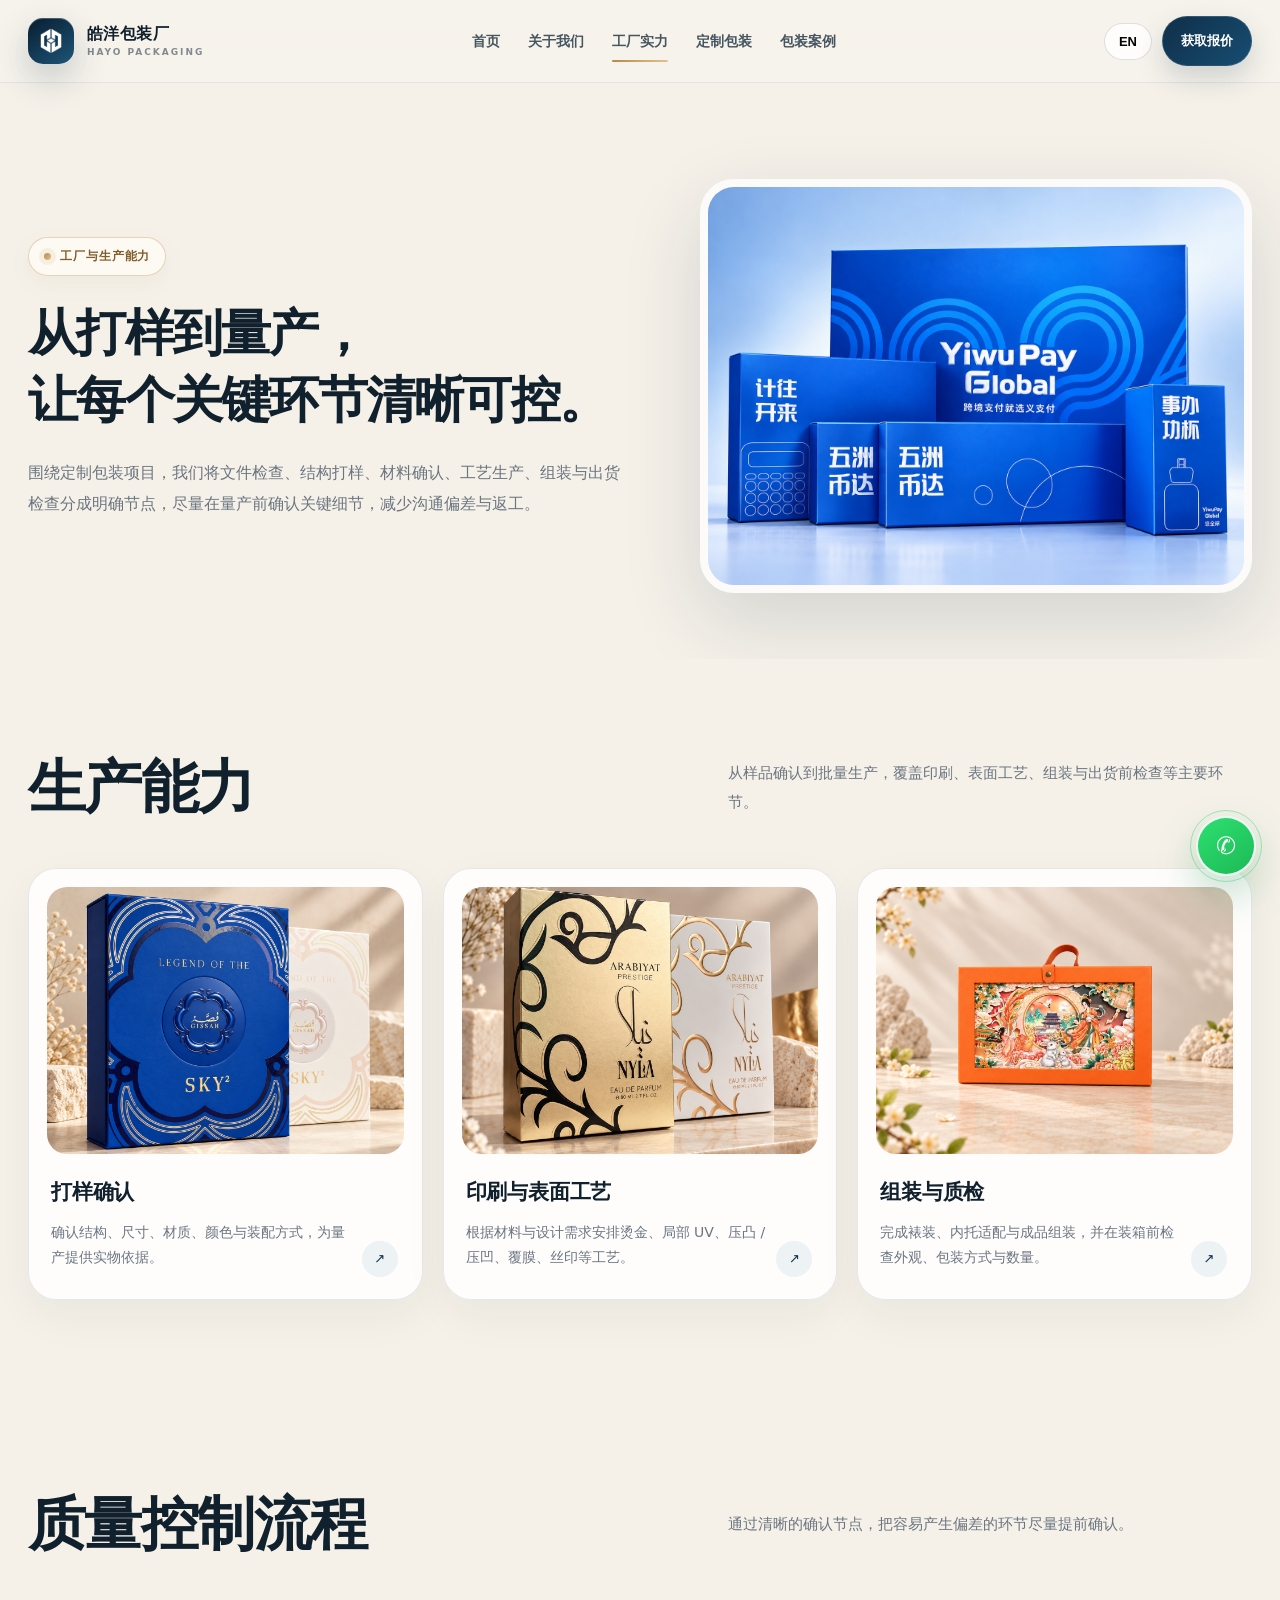
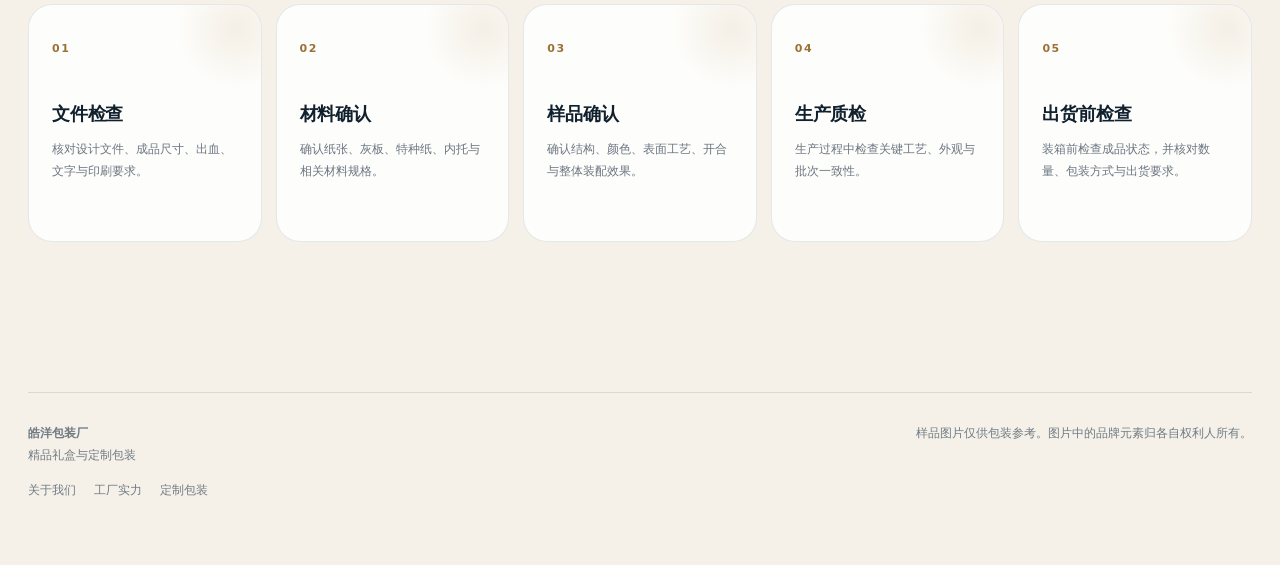
<file: factory.html>
<!DOCTYPE html><html lang="zh-CN"><head><meta charset="UTF-8"><meta name="viewport" content="width=device-width,initial-scale=1"><title data-zh="皓洋包装工厂 | 印刷、表面工艺与礼盒生产" data-en="HAYO PACKAGING Factory | Printing, Finishing & Box Production">皓洋包装工厂 | 印刷、表面工艺与礼盒生产</title><meta name="description" data-content-zh="了解皓洋包装从打样、材料确认到印刷、工艺、组装与出货检查的生产流程。" data-content-en="Explore HAYO PACKAGING factory capabilities including sampling, printing, foil stamping, embossing, UV, assembly and quality control." content="了解皓洋包装从打样、材料确认到印刷、工艺、组装与出货检查的生产流程。"><meta name="robots" content="index,follow,max-image-preview:large"><link rel="canonical" href="https://YOUR-DOMAIN.com/factory.html"><meta property="og:type" content="website"><meta property="og:title" data-content-zh="皓洋包装工厂 | 印刷、表面工艺与礼盒生产" data-content-en="HAYO PACKAGING Factory | Printing, Finishing & Box Production" content="皓洋包装工厂 | 印刷、表面工艺与礼盒生产"><meta property="og:description" data-content-zh="从样品确认到批量生产，了解皓洋包装的主要生产环节与质量控制节点。" data-content-en="Explore HAYO PACKAGING factory capabilities including sampling, printing, foil stamping, embossing, UV, assembly and quality control." content="从样品确认到批量生产，了解皓洋包装的主要生产环节与质量控制节点。"><meta property="og:image" content="assets/nyla-gold-white.jpg"><link rel="stylesheet" href="styles.css"><script type="application/ld+json">{"@context":"https://schema.org","@type":"Organization","name":"HAYO PACKAGING","alternateName":"皓洋包装厂","url":"https://YOUR-DOMAIN.com","email":"sales@hayopack.com","telephone":"+86 17815714151","sameAs":[]}</script></head><body><nav class="nav"><div class="container nav-inner"><a class="brand" href="index.html"><span class="mark"><img src="assets/logo.png" alt="Hayo Packaging Logo"></span><span><span data-common="brand">皓洋包装厂</span><small>HAYO PACKAGING</small></span></a><div class="nav-links"><a href="index.html" data-common="home">首页</a><a href="about.html" data-common="about">关于我们</a><a href="factory.html" data-common="factory">工厂实力</a><a href="custom-packaging.html" data-common="custom">定制包装</a><a href="index.html#gallery" data-common="cases">案例</a></div><div class="nav-actions"><button class="lang-toggle" id="langToggle">EN</button><a class="pill" href="index.html#contact" data-common="cta">获取包装方案</a></div></div></nav>
<main><section class="page-hero"><div class="container inner"><div class="reveal"><span class="eyebrow" data-zh="工厂与生产能力" data-en="FACTORY & CAPABILITIES">工厂与生产能力</span><h1
  style="font-size:clamp(34px,4.2vw,50px); line-height:1.35;"
  data-zh="从打样到量产，<br>让每个关键环节清晰可控。"
  data-en="<span style='font-size:clamp(28px,3.3vw,40px); line-height:1.35; display:inline-block;'>From sample to production,<br>every step stays under control.</span>"
>
  从打样到量产，<br>
  让每个关键环节清晰可控。
</h1>
  <p data-zh="围绕定制包装项目，我们将文件检查、结构打样、材料确认、工艺生产、组装与出货检查分成明确节点，尽量在量产前确认关键细节，减少沟通偏差与返工。" data-en="Our custom packaging workflow covers artwork review, structural sampling, material confirmation and production quality control, helping clients confirm key details before mass production and reduce communication and rework costs.">围绕定制包装项目，我们将文件检查、结构打样、材料确认、工艺生产、组装与出货检查分成明确节点，尽量在量产前确认关键细节，减少沟通偏差与返工。</p></div><img class="reveal" src="assets/yiwupay-blue.jpg" alt="packaging samples" data-alt-zh="包装样品" data-alt-en="packaging samples"></div></section><section><div class="container"><div class="section-head reveal"><h2 data-zh="生产能力" data-en="Production Capabilities">生产能力</h2><p data-zh="从样品确认到批量生产，覆盖印刷、表面工艺、组装与出货前检查等主要环节。" data-en="For gift boxes and custom packaging projects, our workflow covers sampling, printing, finishing, assembly and pre-shipment inspection.">从样品确认到批量生产，覆盖印刷、表面工艺、组装与出货前检查等主要环节。</p></div><div class="cards3"><div class="feature-card reveal"><img src="assets/sky2-blue-angle.jpg" alt="sampling" data-alt-zh="包装打样" data-alt-en="sampling"><h3 data-zh="打样确认" data-en="Sampling">打样确认</h3><p data-zh="确认结构、尺寸、材质、颜色与装配方式，为量产提供实物依据。" data-en="Validate structure and dimensions while confirming materials, color and assembly results.">确认结构、尺寸、材质、颜色与装配方式，为量产提供实物依据。</p></div><div class="feature-card reveal"><img src="assets/nyla-gold-white.jpg" alt="finishing" data-alt-zh="印刷与表面工艺" data-alt-en="finishing"><h3 data-zh="印刷与表面工艺" data-en="Printing & Finishing">印刷与表面工艺</h3><p data-zh="根据材料与设计需求安排烫金、局部 UV、压凸 / 压凹、覆膜、丝印等工艺。" data-en="Apply foil stamping, spot UV, embossing, lamination, screen printing and other finishes according to project needs.">根据材料与设计需求安排烫金、局部 UV、压凸 / 压凹、覆膜、丝印等工艺。</p></div><div class="feature-card reveal"><img src="assets/orange-art.jpg" alt="assembly" data-alt-zh="组装与质量检查" data-alt-en="assembly"><h3 data-zh="组装与质检" data-en="Assembly & QC">组装与质检</h3><p data-zh="完成裱装、内托适配与成品组装，并在装箱前检查外观、包装方式与数量。" data-en="Complete wrapping, insert fitting and assembly, followed by key appearance and quantity checks before shipment.">完成裱装、内托适配与成品组装，并在装箱前检查外观、包装方式与数量。</p></div></div></div></section><section><div class="container"><div class="section-head reveal"><h2 data-zh="质量控制流程" data-en="Quality Workflow">质量控制流程</h2><p data-zh="通过清晰的确认节点，把容易产生偏差的环节尽量提前确认。" data-en="Clear approval checkpoints help reduce deviations and rework during mass production.">通过清晰的确认节点，把容易产生偏差的环节尽量提前确认。</p></div><div class="process"><div class="step reveal"><em>01</em><h3 data-zh="文件检查" data-en="Artwork Check">文件检查</h3><p data-zh="核对设计文件、成品尺寸、出血、文字与印刷要求。" data-en="Review artwork files, finished size, bleed and printing requirements.">核对设计文件、成品尺寸、出血、文字与印刷要求。</p></div><div class="step reveal"><em>02</em><h3 data-zh="材料确认" data-en="Material Check">材料确认</h3><p data-zh="确认纸张、灰板、特种纸、内托与相关材料规格。" data-en="Confirm paper, greyboard, specialty paper and insert solutions.">确认纸张、灰板、特种纸、内托与相关材料规格。</p></div><div class="step reveal"><em>03</em><h3 data-zh="样品确认" data-en="Sample Approval">样品确认</h3><p data-zh="确认结构、颜色、表面工艺、开合与整体装配效果。" data-en="Approve structure, color, finishing and overall assembly results.">确认结构、颜色、表面工艺、开合与整体装配效果。</p></div><div class="step reveal"><em>04</em><h3 data-zh="生产质检" data-en="Production QC">生产质检</h3><p data-zh="生产过程中检查关键工艺、外观与批次一致性。" data-en="Inspect critical finishes and appearance consistency during production.">生产过程中检查关键工艺、外观与批次一致性。</p></div><div class="step reveal"><em>05</em><h3 data-zh="出货前检查" data-en="Final Inspection">出货前检查</h3><p data-zh="装箱前检查成品状态，并核对数量、包装方式与出货要求。" data-en="Check finished goods before packing and verify packing method and quantity.">装箱前检查成品状态，并核对数量、包装方式与出货要求。</p></div></div></div></section></main><footer><div class="container footer-grid"><div><strong data-common="brand">皓洋包装厂</strong><br><span data-common="footer">精品礼盒与定制包装</span><div class="footer-links"><a href="about.html" data-common="about">关于我们</a><a href="factory.html" data-common="factory">工厂实力</a><a href="custom-packaging.html" data-common="custom">定制包装</a></div></div><div class="disclaimer" data-zh="样品图片仅供包装参考。图片中的品牌元素归各自权利人所有。" data-en="Sample images are for packaging reference only. Brand elements belong to their respective owners.">样品图片仅供包装参考。图片中的品牌元素归各自权利人所有。</div></div></footer><a class="whatsapp" data-whatsapp href="#contact" aria-label="WhatsApp">✆</a><script src="site-config.js"></script><script src="main.js"></script></body></html>
</file>
<file: styles.css>
:root{
  --ink:#10202d;--muted:#6b7580;--paper:#f5f1e9;--paper2:#fbfaf7;--card:#fff;
  --gold:#b88945;--gold2:#e1c28f;--deep:#102f49;--deep2:#1e5578;--deep3:#081d2f;
  --line:rgba(16,47,73,.12);--shadow:0 28px 80px rgba(9,35,54,.14);--shadow2:0 18px 45px rgba(9,35,54,.10);
  --radius:30px;--radius-sm:18px;--ease:cubic-bezier(.22,1,.36,1)
}
*{box-sizing:border-box}
html{scroll-behavior:smooth;background:var(--paper)}
body{margin:0;font-family:Inter,"Avenir Next","PingFang SC","Microsoft YaHei",system-ui,-apple-system,sans-serif;color:var(--ink);background:var(--paper);line-height:1.68;-webkit-font-smoothing:antialiased;overflow-x:hidden}
body::before{content:"";position:fixed;inset:0;pointer-events:none;z-index:-3;background:
  radial-gradient(circle at 8% 2%,rgba(217,184,126,.15),transparent 27%),
  radial-gradient(circle at 88% 10%,rgba(39,101,143,.12),transparent 26%),
  linear-gradient(180deg,#f7f4ed 0%,#f3efe6 100%)}
body::after{content:"";position:fixed;inset:0;pointer-events:none;z-index:-2;opacity:.24;background-image:linear-gradient(rgba(16,47,73,.035) 1px,transparent 1px),linear-gradient(90deg,rgba(16,47,73,.035) 1px,transparent 1px);background-size:48px 48px;mask-image:linear-gradient(to bottom,black,transparent 72%)}
a{color:inherit;text-decoration:none}img{display:block;max-width:100%}.container{width:min(1240px,calc(100% - 56px));margin:auto}

/* navigation */
.nav{position:sticky;top:0;z-index:90;background:rgba(247,244,237,.78);backdrop-filter:blur(24px) saturate(150%);border-bottom:1px solid rgba(16,47,73,.08);transition:.35s var(--ease)}
.nav.scrolled{background:rgba(250,248,244,.92);box-shadow:0 10px 35px rgba(10,31,47,.07)}
.nav-inner{height:82px;display:flex;align-items:center;justify-content:space-between;gap:24px}
.brand{display:flex;align-items:center;gap:13px;font-weight:850;letter-spacing:.025em;white-space:nowrap}.brand>span:last-child{line-height:1.18}.mark{width:46px;height:46px;border-radius:15px;background:linear-gradient(145deg,var(--deep3),var(--deep2));display:grid;place-items:center;color:#fff;box-shadow:0 14px 34px rgba(14,43,68,.22),inset 0 1px rgba(255,255,255,.24);position:relative;overflow:hidden}.mark img {
  width: 72%;
  height: 72%;
  object-fit: contain;
  position: relative;
  z-index: 2;
}.mark:after{content:"";position:absolute;inset:-80% -40%;background:linear-gradient(110deg,transparent 35%,rgba(255,255,255,.35) 50%,transparent 65%);transform:translateX(-70%) rotate(12deg);animation:brandShine 6s ease-in-out infinite}.brand small{display:block;color:#818991;font-size:9px;letter-spacing:.22em;margin-top:3px}
.nav-links{display:flex;gap:28px;font-size:14px;color:#465661}.nav-links a{position:relative;padding:29px 0;font-weight:650;transition:.2s}.nav-links a:after{content:"";position:absolute;left:50%;right:50%;bottom:20px;height:2px;border-radius:99px;background:linear-gradient(90deg,var(--gold),var(--gold2));transition:.28s var(--ease)}.nav-links a:hover{color:var(--deep)}.nav-links a:hover:after,.nav-links a.active:after{left:0;right:0}.nav-actions{display:flex;gap:10px;align-items:center}.pill,.lang-toggle{border-radius:999px;font-weight:800;font-size:13px;transition:.25s var(--ease)}.pill{padding:12px 18px;background:linear-gradient(135deg,var(--deep),#174d72);color:#fff;box-shadow:0 12px 28px rgba(14,43,68,.18);border:1px solid rgba(255,255,255,.12)}.pill:hover{transform:translateY(-2px);box-shadow:0 18px 34px rgba(14,43,68,.24)}.lang-toggle{border:1px solid rgba(16,47,73,.14);background:rgba(255,255,255,.72);padding:10px 14px;cursor:pointer}.lang-toggle:hover{background:#fff;border-color:rgba(16,47,73,.24)}

/* hero */
.hero{padding:92px 0 74px;overflow:hidden;position:relative}.hero:before{content:"";position:absolute;width:440px;height:440px;border-radius:50%;filter:blur(6px);background:radial-gradient(circle,rgba(225,194,143,.22),transparent 68%);left:-160px;top:60px;pointer-events:none}.hero-grid{display:grid;grid-template-columns:minmax(0,.98fr) minmax(480px,1.02fr);gap:82px;align-items:center}
.eyebrow{display:inline-flex;align-items:center;gap:9px;padding:8px 14px;border-radius:999px;border:1px solid rgba(184,137,69,.34);background:rgba(255,252,246,.82);color:#815e29;font-size:11px;font-weight:900;letter-spacing:.14em;box-shadow:0 8px 24px rgba(139,102,47,.05)}.eyebrow:before{content:"";width:7px;height:7px;border-radius:50%;background:linear-gradient(135deg,var(--gold),var(--gold2));box-shadow:0 0 0 5px rgba(184,137,69,.10)}
h1{font-size:clamp(50px,5.7vw,78px);line-height:1.03;margin:26px 0 24px;letter-spacing:-.052em;font-weight:780;text-wrap:balance}.hero h1{max-width:760px}.hero p{font-size:18px;color:#596873;max-width:680px;line-height:1.85}.hero-actions{display:flex;gap:12px;flex-wrap:wrap;margin-top:32px}.btn{display:inline-flex;align-items:center;justify-content:center;min-height:54px;padding:14px 24px;border-radius:16px;font-weight:850;border:1px solid transparent;transition:.28s var(--ease);position:relative;overflow:hidden}.btn:after{content:"↗";margin-left:10px;font-size:15px;transition:.25s}.btn:hover:after{transform:translate(3px,-3px)}.btn-primary{background:linear-gradient(135deg,var(--deep),#1a557d);color:#fff;box-shadow:0 16px 38px rgba(14,43,68,.20)}.btn-primary:hover{transform:translateY(-3px);box-shadow:0 22px 48px rgba(14,43,68,.28)}.btn-ghost{background:rgba(255,255,255,.74);border-color:rgba(16,47,73,.13);backdrop-filter:blur(10px)}.btn-ghost:hover{background:#fff;transform:translateY(-3px)}
.hero-note{display:grid;grid-template-columns:repeat(3,1fr);gap:12px;margin-top:42px}.hero-note>div{padding:16px 17px;border:1px solid rgba(16,47,73,.10);border-radius:18px;background:rgba(255,255,255,.68);backdrop-filter:blur(10px);font-size:12px;color:#737e87;box-shadow:0 10px 26px rgba(14,43,68,.04);transition:.25s}.hero-note>div:hover{transform:translateY(-4px);background:#fff;box-shadow:var(--shadow2)}.hero-note b{display:block;color:var(--ink);font-size:15px;margin-bottom:3px}
.hero-visual{position:relative;min-height:650px;perspective:1200px}.hero-visual:before{content:"";position:absolute;inset:12% 10% 8%;background:linear-gradient(145deg,rgba(16,47,73,.12),rgba(184,137,69,.12));filter:blur(42px);border-radius:40%;z-index:-1}.hero-orbit{position:absolute;inset:5% 3% 10%;border:1px solid rgba(184,137,69,.20);border-radius:50%;animation:spin 28s linear infinite}.hero-orbit:before,.hero-orbit:after{content:"";position:absolute;border-radius:50%;background:var(--gold);box-shadow:0 0 0 8px rgba(184,137,69,.09)}.hero-orbit:after{width:10px;height:10px;top:8%;left:16%}.hero-orbit:before{width:6px;height:6px;right:12%;bottom:18%;opacity:.6}.hero-card{position:absolute;overflow:hidden;border-radius:34px;box-shadow:0 30px 90px rgba(8,29,47,.22);border:9px solid rgba(255,255,255,.92);background:#fff;transition:transform .5s var(--ease),box-shadow .5s var(--ease);will-change:transform}.hero-card img{width:100%;height:100%;object-fit:cover;transition:transform 1s var(--ease)}.hero-card.one{width:70%;height:74%;left:0;top:2%;transform:rotate(-3deg)}.hero-card.two{width:58%;height:59%;right:0;bottom:0;transform:rotate(3deg)}.hero-card:hover{box-shadow:0 38px 110px rgba(8,29,47,.28)}.hero-card:hover img{transform:scale(1.035)}.hero-badge{position:absolute;right:0;top:5%;background:rgba(8,29,47,.94);backdrop-filter:blur(16px);color:#dfe8ef;padding:17px 20px;border-radius:20px;box-shadow:0 18px 44px rgba(8,29,47,.26);font-size:11px;letter-spacing:.03em;border:1px solid rgba(255,255,255,.09)}.hero-badge strong{display:block;font-size:22px;color:#f0d19a;letter-spacing:.02em}.hero-badge:after{content:"";position:absolute;inset:1px;border-radius:19px;border:1px solid rgba(255,255,255,.08);pointer-events:none}

/* moving strip */
.marquee{overflow:hidden;border-top:1px solid var(--line);border-bottom:1px solid var(--line);background:rgba(255,255,255,.48);backdrop-filter:blur(10px);transform:rotate(-.35deg) scale(1.01);transform-origin:center}.marquee-track{display:flex;width:max-content;gap:38px;padding:15px 0;animation:marquee 28s linear infinite}.marquee span{font-size:11px;font-weight:900;letter-spacing:.18em;color:#766d61;white-space:nowrap;display:flex;align-items:center;gap:18px}.marquee span:after{content:"✦";font-size:9px;color:var(--gold)}

/* generic sections */
section{padding:96px 0;position:relative}.section-head{display:grid;grid-template-columns:minmax(0,1.05fr) minmax(320px,.95fr);align-items:end;gap:70px;margin-bottom:42px}.section-head h2,h2{font-size:clamp(38px,4.5vw,58px);line-height:1.08;letter-spacing:-.042em;margin:0;font-weight:770;text-wrap:balance}.section-head p{margin:0;color:var(--muted);font-size:15px;line-height:1.9}.services{display:grid;grid-template-columns:repeat(4,1fr);gap:18px}.service{background:rgba(255,255,255,.82);border:1px solid rgba(16,47,73,.10);border-radius:26px;padding:28px 25px;min-height:270px;transition:.35s var(--ease);position:relative;overflow:hidden;box-shadow:0 8px 24px rgba(10,31,47,.025)}.service:before{content:"";position:absolute;inset:auto -45px -55px auto;width:170px;height:170px;border-radius:50%;background:radial-gradient(circle,rgba(184,137,69,.15),transparent 70%);transition:.4s}.service:after{content:"";position:absolute;inset:0;border-radius:inherit;background:linear-gradient(145deg,transparent 55%,rgba(184,137,69,.06));opacity:0;transition:.35s}.service:hover{transform:translateY(-10px);box-shadow:0 24px 64px rgba(9,35,54,.10);border-color:rgba(184,137,69,.24)}.service:hover:before{transform:scale(1.2)}.service:hover:after{opacity:1}.ico{width:48px;height:48px;border-radius:15px;background:linear-gradient(145deg,#f5ecdc,#ead9bc);color:#805c26;display:grid;place-items:center;font-weight:900;margin-bottom:44px;box-shadow:inset 0 1px rgba(255,255,255,.8)}.service h3{margin:0 0 9px;font-size:19px}.service p{margin:0;color:var(--muted);font-size:13px;line-height:1.75}

/* gallery */
.gallery-wrap{background:linear-gradient(145deg,#0a2438 0%,#123e5f 56%,#174d70 100%);color:#fff;border-radius:44px;padding:50px;box-shadow:0 34px 100px rgba(9,35,54,.20);position:relative;overflow:hidden;border:1px solid rgba(255,255,255,.08)}.gallery-wrap:before{content:"";position:absolute;width:520px;height:520px;border-radius:50%;background:radial-gradient(circle,rgba(225,194,143,.24),transparent 68%);right:-170px;top:-180px}.gallery-wrap:after{content:"";position:absolute;inset:0;background:linear-gradient(rgba(255,255,255,.025) 1px,transparent 1px),linear-gradient(90deg,rgba(255,255,255,.025) 1px,transparent 1px);background-size:38px 38px;mask-image:linear-gradient(to bottom,black,transparent 80%);pointer-events:none}.gallery-wrap .section-head{position:relative;z-index:2}.gallery-wrap .section-head p{color:#bdcbd5}.gallery{display:grid;grid-template-columns:repeat(12,1fr);grid-auto-rows:112px;gap:14px;position:relative;z-index:1}.shot{position:relative;border-radius:20px;overflow:hidden;background:#153b5b;cursor:pointer;isolation:isolate}.shot:before{content:"";position:absolute;inset:0;z-index:1;background:linear-gradient(to top,rgba(4,16,26,.50),transparent 48%);opacity:.65;transition:.35s}.shot img{width:100%;height:100%;object-fit:cover;transition:transform .65s var(--ease),filter .4s}.shot:hover img{transform:scale(1.07);filter:saturate(1.06) contrast(1.02)}.shot:hover:before{opacity:.88}.shot:after{content:"查看案例 ↗";position:absolute;left:16px;bottom:16px;z-index:2;background:rgba(6,22,34,.60);backdrop-filter:blur(10px);border:1px solid rgba(255,255,255,.12);padding:8px 11px;border-radius:10px;font-size:10px;letter-spacing:.08em;opacity:0;transform:translateY(8px);transition:.28s var(--ease)}html[lang="en"] .shot:after{content:"View project ↗";text-transform:uppercase}html[lang="zh-CN"] .shot:after{text-transform:none}.shot:hover:after{opacity:1;transform:none}.shot:nth-child(1){grid-column:span 5;grid-row:span 4}.shot:nth-child(2){grid-column:span 3;grid-row:span 4}.shot:nth-child(3){grid-column:span 4;grid-row:span 4}.shot:nth-child(n+4){grid-column:span 3;grid-row:span 3}

.cards3{display:grid;grid-template-columns:repeat(3,1fr);gap:20px}.feature-card{padding:18px 18px 24px;background:rgba(255,255,255,.86);border:1px solid rgba(16,47,73,.10);border-radius:28px;box-shadow:0 16px 44px rgba(10,31,47,.05);transition:.35s var(--ease);position:relative;overflow:hidden}.feature-card:after{content:"↗";position:absolute;right:24px;bottom:22px;width:36px;height:36px;border-radius:50%;display:grid;place-items:center;background:#edf2f5;color:var(--deep);font-size:13px;transition:.3s}.feature-card:hover{transform:translateY(-8px);box-shadow:0 28px 68px rgba(9,35,54,.12);border-color:rgba(184,137,69,.22)}.feature-card:hover:after{background:var(--deep);color:#fff;transform:rotate(45deg)}.feature-card h3{margin:18px 54px 8px 4px;font-size:21px}.feature-card p{margin:0 50px 0 4px;color:var(--muted);font-size:14px}.feature-card img{border-radius:20px;aspect-ratio:4/3;object-fit:cover;transition:.7s var(--ease)}.feature-card:hover img{transform:scale(1.025)}

.split{display:grid;grid-template-columns:1fr 1fr;gap:72px;align-items:center}.split img{border-radius:32px;box-shadow:var(--shadow);width:100%;max-height:650px;object-fit:cover}.split h2{margin:20px 0 18px}.split>div>p{color:var(--muted);line-height:1.9}.ticks{display:grid;gap:8px;margin-top:30px}.tick{display:grid;grid-template-columns:42px 1fr;gap:14px;border-bottom:1px solid var(--line);padding:15px 0}.tick span{width:38px;height:38px;border-radius:50%;background:linear-gradient(145deg,#f5ead7,#ead6b4);color:#805b25;display:grid;place-items:center;font-weight:900;font-size:12px}.tick h4,.tick p{margin:0}.tick h4{font-size:15px}.tick p{font-size:13px;color:var(--muted);margin-top:3px}
.process{display:grid;grid-template-columns:repeat(5,1fr);gap:14px}.step{background:rgba(255,255,255,.82);border:1px solid rgba(16,47,73,.10);border-radius:24px;padding:26px 22px;min-height:230px;transition:.32s var(--ease);position:relative;overflow:hidden}.step:after{content:"";position:absolute;right:-36px;top:-36px;width:120px;height:120px;border-radius:50%;background:radial-gradient(circle,rgba(184,137,69,.12),transparent 70%)}.step:hover{transform:translateY(-7px);box-shadow:var(--shadow2)}.step em{font-style:normal;font-size:11px;color:#9a7136;letter-spacing:.14em;font-weight:900}.step h3{margin:38px 0 9px;font-size:18px}.step p{margin:0;color:var(--muted);font-size:12px;line-height:1.75}

/* quote/contact */
.quote{background:linear-gradient(135deg,#081d2f 0%,#103d5c 56%,#1a5b82 100%);border-radius:42px;color:#fff;padding:58px;display:grid;grid-template-columns:.88fr 1.12fr;gap:52px;box-shadow:0 34px 100px rgba(8,29,47,.24);position:relative;overflow:hidden;border:1px solid rgba(255,255,255,.08)}.quote:before{content:"";position:absolute;inset:-34% -8% auto auto;width:480px;height:480px;border-radius:50%;background:radial-gradient(circle,rgba(225,194,143,.22),transparent 65%)}.quote:after{content:"";position:absolute;left:-110px;bottom:-170px;width:360px;height:360px;border-radius:50%;background:radial-gradient(circle,rgba(255,255,255,.07),transparent 70%)}.quote h2{font-size:clamp(40px,4.3vw,54px);line-height:1.08;margin:20px 0 16px}.quote p{color:#c8d6df;line-height:1.9}.contact-list{display:grid;gap:11px;margin-top:30px}.contact-list a,.contact-list div{display:flex;gap:12px;align-items:flex-start;color:#e7eef4;padding:2px 0}.contact-list b{min-width:82px;color:#efcd91;letter-spacing:.02em}
form{position:relative;z-index:2;background:rgba(255,255,255,.97);color:var(--ink);border-radius:28px;padding:28px;display:grid;grid-template-columns:1fr 1fr;gap:15px;box-shadow:0 22px 60px rgba(0,0,0,.16);border:1px solid rgba(255,255,255,.4)}label{font-size:11px;font-weight:850;color:#59656f;letter-spacing:.01em}input,select,textarea{width:100%;margin-top:8px;padding:14px 15px;border:1px solid #dfe4e7;border-radius:13px;background:#fbfcfd;outline:none;font:inherit;font-size:13px;transition:.2s}input:focus,select:focus,textarea:focus{border-color:#86a4b8;box-shadow:0 0 0 4px rgba(29,84,121,.08);background:#fff}textarea{min-height:122px;resize:vertical}.full{grid-column:1/-1}.submit{border:0;background:linear-gradient(135deg,var(--deep),#1a557d);color:#fff;border-radius:14px;padding:15px 17px;font-weight:850;cursor:pointer;transition:.25s;box-shadow:0 12px 26px rgba(14,43,68,.18)}.submit:hover{transform:translateY(-2px);box-shadow:0 18px 34px rgba(14,43,68,.24)}.fine{font-size:10px;color:#8a9298;margin-top:-4px}

/* inner pages */
.page-hero{padding:96px 0 66px;overflow:hidden}.page-hero .inner{display:grid;grid-template-columns:1fr .92fr;gap:72px;align-items:center}.page-hero h1{font-size:clamp(48px,5.2vw,72px);margin-bottom:22px}.page-hero p{color:var(--muted);font-size:17px;line-height:1.9}.page-hero img{border-radius:34px;box-shadow:var(--shadow);aspect-ratio:4/3;object-fit:cover;border:8px solid rgba(255,255,255,.72)}.stat-grid{display:grid;grid-template-columns:repeat(4,1fr);gap:16px}.stat{background:rgba(255,255,255,.85);border:1px solid rgba(16,47,73,.10);border-radius:22px;padding:24px;transition:.3s}.stat:hover{transform:translateY(-5px);box-shadow:var(--shadow2)}.stat strong{font-size:30px;color:var(--deep);display:block;letter-spacing:-.03em}.stat span{font-size:12px;color:var(--muted)}

/* footer */
footer{padding:54px 0 64px;color:#707b84;font-size:12px}.footer-grid{display:grid;grid-template-columns:.8fr 1.2fr;gap:44px;border-top:1px solid rgba(16,47,73,.12);padding-top:30px}.footer-links{display:flex;gap:18px;flex-wrap:wrap;margin-top:14px}.footer-links a:hover{color:var(--deep)}.disclaimer{justify-self:end;max-width:760px;line-height:1.7}
.whatsapp{position:fixed;right:24px;bottom:24px;z-index:95;width:60px;height:60px;border-radius:50%;background:linear-gradient(145deg,#2de070,#1db956);color:#fff;display:grid;place-items:center;font-weight:900;font-size:24px;box-shadow:0 18px 42px rgba(17,126,64,.28);transition:.3s var(--ease);border:2px solid rgba(255,255,255,.9)}.whatsapp:hover{transform:translateY(-5px) scale(1.04)}.whatsapp:before{content:"";position:absolute;inset:-8px;border:1px solid rgba(37,211,102,.42);border-radius:50%;animation:pulse 2.2s infinite}
.modal{position:fixed;inset:0;background:rgba(5,13,22,.92);display:none;align-items:center;justify-content:center;padding:30px;z-index:110;backdrop-filter:blur(10px)}.modal.open{display:flex}.modal img{max-width:min(1120px,94vw);max-height:88vh;border-radius:20px;box-shadow:0 30px 90px rgba(0,0,0,.4)}.close{position:fixed;right:24px;top:20px;background:#fff;border:0;border-radius:999px;width:44px;height:44px;font-size:22px;cursor:pointer;box-shadow:0 12px 30px rgba(0,0,0,.2)}

/* animation */
.reveal{opacity:0;transform:translateY(30px);transition:opacity .85s var(--ease),transform .85s var(--ease)}.reveal.in{opacity:1;transform:none}.floaty{animation:float 6.5s ease-in-out infinite}.parallax-img{will-change:transform}.cursor-glow{position:fixed;width:280px;height:280px;border-radius:50%;pointer-events:none;z-index:-1;background:radial-gradient(circle,rgba(195,154,88,.08),transparent 68%);transform:translate(-50%,-50%);transition:opacity .25s;opacity:0}
@keyframes float{50%{transform:translateY(-10px) rotate(3deg)}}@keyframes pulse{0%{transform:scale(.9);opacity:.8}70%{transform:scale(1.22);opacity:0}100%{opacity:0}}@keyframes spin{to{transform:rotate(360deg)}}@keyframes marquee{to{transform:translateX(-50%)}}@keyframes brandShine{0%,70%{transform:translateX(-80%) rotate(12deg)}90%,100%{transform:translateX(90%) rotate(12deg)}}

@media(max-width:1080px){.hero-grid,.page-hero .inner,.split,.quote,.section-head{grid-template-columns:1fr}.hero-grid{gap:46px}.services{grid-template-columns:repeat(2,1fr)}.process{grid-template-columns:repeat(3,1fr)}.cards3{grid-template-columns:1fr 1fr}.hero-visual{min-height:560px;max-width:720px}.gallery{grid-template-columns:repeat(2,1fr);grid-auto-rows:auto}.shot,.shot:nth-child(n){grid-column:auto;grid-row:auto;min-height:320px}.stat-grid{grid-template-columns:1fr 1fr}.section-head{gap:18px}.quote{gap:30px}}
@media(max-width:820px){.nav-links{display:none}.container{width:min(100% - 32px,1240px)}.nav-inner{height:72px}.pill{display:none}.hero{padding-top:54px}.hero-grid{grid-template-columns:1fr}.hero-note{grid-template-columns:1fr}.hero-visual{min-height:455px}.hero-card.one{width:72%;height:72%}.hero-card.two{width:60%;height:58%}.services,.cards3,.process,.stat-grid,form{grid-template-columns:1fr}.gallery-wrap{padding:24px;border-radius:30px}.gallery{grid-template-columns:1fr}.shot,.shot:nth-child(n){min-height:360px}.quote{padding:28px;border-radius:30px}.full{grid-column:auto}.footer-grid{grid-template-columns:1fr}.disclaimer{justify-self:start}.brand small{display:none}section{padding:72px 0}.page-hero{padding-top:62px}h1{font-size:46px}.section-head h2,h2{font-size:38px}.hero p,.page-hero p{font-size:15px}}
@media(max-width:520px){.container{width:min(100% - 24px,1240px)}.brand{font-size:14px}.mark{width:42px;height:42px;border-radius:14px}.lang-toggle{padding:9px 12px}.hero{padding-bottom:56px}.hero-visual{min-height:390px}.hero-card{border-width:6px;border-radius:24px}.hero-badge{padding:12px 14px;border-radius:15px;right:0;top:2%;font-size:9px}.hero-badge strong{font-size:17px}.hero-note{margin-top:30px}.gallery-wrap{padding:18px}.shot,.shot:nth-child(n){min-height:300px}.quote{padding:20px}.quote h2{font-size:34px}.whatsapp{width:54px;height:54px;right:16px;bottom:16px}}
@media(prefers-reduced-motion:reduce){*{scroll-behavior:auto!important;animation:none!important;transition:none!important}.reveal{opacity:1;transform:none}.cursor-glow{display:none}}

/* Chinese content & typography refinement */
html[lang="zh-CN"] body{line-height:1.78}
html[lang="zh-CN"] h1{letter-spacing:-.035em;line-height:1.1}
html[lang="zh-CN"] .hero h1{font-size:clamp(48px,5.15vw,72px);max-width:700px;margin-bottom:26px}
html[lang="zh-CN"] .hero p{font-size:17px;line-height:1.92;max-width:660px}
html[lang="zh-CN"] .eyebrow{font-size:12px;letter-spacing:.075em;padding:8px 15px}
html[lang="zh-CN"] .hero-note{gap:14px;margin-top:40px}
html[lang="zh-CN"] .hero-note>div{padding:17px 18px;font-size:12px;line-height:1.65}
html[lang="zh-CN"] .hero-note b{font-size:15px;margin-bottom:4px}
html[lang="zh-CN"] .marquee span{letter-spacing:.1em}
html[lang="zh-CN"] .section-head{grid-template-columns:minmax(0,.96fr) minmax(350px,.82fr);gap:86px;align-items:center;margin-bottom:46px}
html[lang="zh-CN"] .section-head h2,html[lang="zh-CN"] h2{letter-spacing:-.028em;line-height:1.16}
html[lang="zh-CN"] .section-head p{max-width:570px;font-size:15px;line-height:1.95}
html[lang="zh-CN"] .services{gap:20px}
html[lang="zh-CN"] .service{padding:30px 27px;min-height:284px}
html[lang="zh-CN"] .service .ico{margin-bottom:40px}
html[lang="zh-CN"] .service h3{font-size:20px;margin-bottom:11px;letter-spacing:-.01em}
html[lang="zh-CN"] .service p{font-size:13px;line-height:1.84}
html[lang="zh-CN"] .feature-card{padding:18px 18px 28px}
html[lang="zh-CN"] .feature-card h3{font-size:21px;letter-spacing:-.01em;margin-top:20px}
html[lang="zh-CN"] .feature-card p{line-height:1.82}
html[lang="zh-CN"] .page-hero h1{font-size:clamp(46px,4.8vw,66px);line-height:1.14;max-width:730px;margin-top:24px}
html[lang="zh-CN"] .page-hero p{font-size:16px;line-height:1.95;max-width:710px}
html[lang="zh-CN"] .stat{padding:26px 24px}
html[lang="zh-CN"] .stat span{font-size:12px;line-height:1.7;display:block;margin-top:4px}
html[lang="zh-CN"] .split{gap:78px}
html[lang="zh-CN"] .split>div>p{line-height:1.95}
html[lang="zh-CN"] .tick{padding:17px 0;gap:16px}
html[lang="zh-CN"] .tick h4{font-size:16px;letter-spacing:-.01em}
html[lang="zh-CN"] .tick p{font-size:13px;line-height:1.78;margin-top:5px}
html[lang="zh-CN"] .step{padding:28px 23px;min-height:238px}
html[lang="zh-CN"] .step h3{font-size:18px;margin-top:36px;letter-spacing:-.01em}
html[lang="zh-CN"] .step p{font-size:12px;line-height:1.82}
html[lang="zh-CN"] .quote h2{letter-spacing:-.028em;line-height:1.16;max-width:560px}
html[lang="zh-CN"] .quote p{line-height:1.95;max-width:520px}
html[lang="zh-CN"] label{font-size:12px}
html[lang="zh-CN"] .fine{font-size:11px;line-height:1.6}
html[lang="zh-CN"] .disclaimer{line-height:1.8}

@media(max-width:1080px){
 html[lang="zh-CN"] .section-head{grid-template-columns:1fr;gap:20px}
 html[lang="zh-CN"] .split{gap:50px}
 html[lang="zh-CN"] .hero h1{max-width:780px}
}
@media(max-width:820px){
 html[lang="zh-CN"] .hero h1{font-size:44px;line-height:1.14;margin-top:22px}
 html[lang="zh-CN"] .hero p{font-size:15px;line-height:1.88}
 html[lang="zh-CN"] .section-head{margin-bottom:34px}
 html[lang="zh-CN"] .section-head h2,html[lang="zh-CN"] h2{font-size:36px;line-height:1.18}
 html[lang="zh-CN"] .page-hero h1{font-size:42px;line-height:1.16}
 html[lang="zh-CN"] .page-hero p{font-size:15px;line-height:1.9}
 html[lang="zh-CN"] .service{min-height:auto;padding:26px 24px}
 html[lang="zh-CN"] .service .ico{margin-bottom:28px}
 html[lang="zh-CN"] .quote h2{font-size:36px}
}
@media(max-width:520px){
 html[lang="zh-CN"] .hero h1{font-size:39px;line-height:1.16;letter-spacing:-.028em}
 html[lang="zh-CN"] .section-head h2,html[lang="zh-CN"] h2{font-size:32px;line-height:1.2}
 html[lang="zh-CN"] .page-hero h1{font-size:38px;line-height:1.18}
 html[lang="zh-CN"] .eyebrow{font-size:11px;letter-spacing:.055em}
 html[lang="zh-CN"] .hero-note>div{padding:15px 16px}
 html[lang="zh-CN"] .feature-card p{margin-right:42px}
}

/* English content & typography refinement */
html[lang="en"] body{line-height:1.66}
html[lang="en"] h1,html[lang="en"] h2,html[lang="en"] h3,html[lang="en"] h4{word-break:normal;overflow-wrap:normal;hyphens:none}
html[lang="en"] h1{letter-spacing:-.048em;line-height:1.035}
html[lang="en"] .hero h1{font-size:clamp(52px,5.55vw,78px);max-width:790px;margin-bottom:25px;text-wrap:balance}
html[lang="en"] .hero p{font-size:17px;line-height:1.78;max-width:700px}
html[lang="en"] .eyebrow{font-size:11px;letter-spacing:.14em;padding:8px 14px}
html[lang="en"] .hero-actions{gap:14px;margin-top:34px}
html[lang="en"] .hero-actions .btn{padding-inline:25px}
html[lang="en"] .hero-note{gap:14px;margin-top:40px}
html[lang="en"] .hero-note>div{padding:17px 18px;font-size:11.5px;line-height:1.55}
html[lang="en"] .hero-note b{font-size:14.5px;line-height:1.25;margin-bottom:5px}
html[lang="en"] .marquee span{letter-spacing:.17em}
html[lang="en"] .section-head{grid-template-columns:minmax(0,1.04fr) minmax(340px,.82fr);gap:82px;align-items:center;margin-bottom:46px}
html[lang="en"] .section-head h2,html[lang="en"] h2{letter-spacing:-.046em;line-height:1.07;text-wrap:balance}
html[lang="en"] .section-head p{max-width:590px;font-size:14.5px;line-height:1.76}
html[lang="en"] .services{gap:20px}
html[lang="en"] .service{padding:30px 26px;min-height:292px}
html[lang="en"] .service .ico{margin-bottom:40px}
html[lang="en"] .service h3{font-size:18.5px;line-height:1.28;margin-bottom:10px;letter-spacing:-.018em}
html[lang="en"] .service p{font-size:13px;line-height:1.7}
html[lang="en"] .feature-card{padding:18px 18px 27px}
html[lang="en"] .feature-card h3{font-size:20px;line-height:1.25;letter-spacing:-.018em;margin-top:19px}
html[lang="en"] .feature-card p{font-size:13.5px;line-height:1.7}
html[lang="en"] .page-hero .inner{grid-template-columns:1.04fr .96fr;gap:78px}
html[lang="en"] .page-hero h1{font-size:clamp(50px,5vw,70px);line-height:1.055;max-width:790px;margin-top:24px;margin-bottom:24px;text-wrap:balance}
html[lang="en"] .page-hero p{font-size:16.5px;line-height:1.78;max-width:740px}
html[lang="en"] .stat{padding:25px 24px}
html[lang="en"] .stat strong{font-size:28px;line-height:1.05}
html[lang="en"] .stat span{font-size:12.5px;line-height:1.55;display:block;margin-top:6px}
html[lang="en"] .split{gap:82px}
html[lang="en"] .split>div>p{line-height:1.78;max-width:650px}
html[lang="en"] .tick{padding:17px 0;gap:16px}
html[lang="en"] .tick h4{font-size:15.5px;line-height:1.35;letter-spacing:-.01em}
html[lang="en"] .tick p{font-size:13px;line-height:1.68;margin-top:5px}
html[lang="en"] .step{padding:28px 22px;min-height:244px}
html[lang="en"] .step h3{font-size:17.5px;line-height:1.28;margin-top:36px;letter-spacing:-.012em}
html[lang="en"] .step p{font-size:12.5px;line-height:1.68}
html[lang="en"] .quote{grid-template-columns:.9fr 1.1fr;gap:56px}
html[lang="en"] .quote h2{font-size:clamp(40px,4vw,52px);line-height:1.08;letter-spacing:-.045em;max-width:610px;text-wrap:balance}
html[lang="en"] .quote p{line-height:1.76;max-width:535px}
html[lang="en"] .contact-list b{min-width:76px}
html[lang="en"] label{font-size:11px;letter-spacing:.015em}
html[lang="en"] input,html[lang="en"] select,html[lang="en"] textarea{font-size:13px;line-height:1.45}
html[lang="en"] .fine{font-size:10.5px;line-height:1.55}
html[lang="en"] .disclaimer{line-height:1.65;max-width:700px}

@media(max-width:1080px){
 html[lang="en"] .section-head{grid-template-columns:1fr;gap:20px}
 html[lang="en"] .page-hero .inner{grid-template-columns:1fr;gap:48px}
 html[lang="en"] .split{gap:50px}
 html[lang="en"] .quote{grid-template-columns:1fr;gap:32px}
 html[lang="en"] .hero h1{max-width:820px}
}
@media(max-width:820px){
 html[lang="en"] .hero h1{font-size:46px;line-height:1.065;margin-top:22px}
 html[lang="en"] .hero p{font-size:15px;line-height:1.72}
 html[lang="en"] .section-head{margin-bottom:34px}
 html[lang="en"] .section-head h2,html[lang="en"] h2{font-size:37px;line-height:1.1}
 html[lang="en"] .page-hero h1{font-size:44px;line-height:1.075}
 html[lang="en"] .page-hero p{font-size:15px;line-height:1.72}
 html[lang="en"] .service{min-height:auto;padding:26px 24px}
 html[lang="en"] .service .ico{margin-bottom:28px}
 html[lang="en"] .quote h2{font-size:37px}
}
@media(max-width:520px){
 html[lang="en"] .hero h1{font-size:40px;line-height:1.08;letter-spacing:-.04em}
 html[lang="en"] .section-head h2,html[lang="en"] h2{font-size:32px;line-height:1.12}
 html[lang="en"] .page-hero h1{font-size:38px;line-height:1.1}
 html[lang="en"] .eyebrow{font-size:10px;letter-spacing:.12em}
 html[lang="en"] .hero-actions{display:grid;grid-template-columns:1fr;gap:10px}
 html[lang="en"] .hero-actions .btn{width:100%}
 html[lang="en"] .hero-note>div{padding:15px 16px}
 html[lang="en"] .feature-card p{margin-right:42px}
 html[lang="en"] .quote h2{font-size:33px;line-height:1.12}
}
</file>
